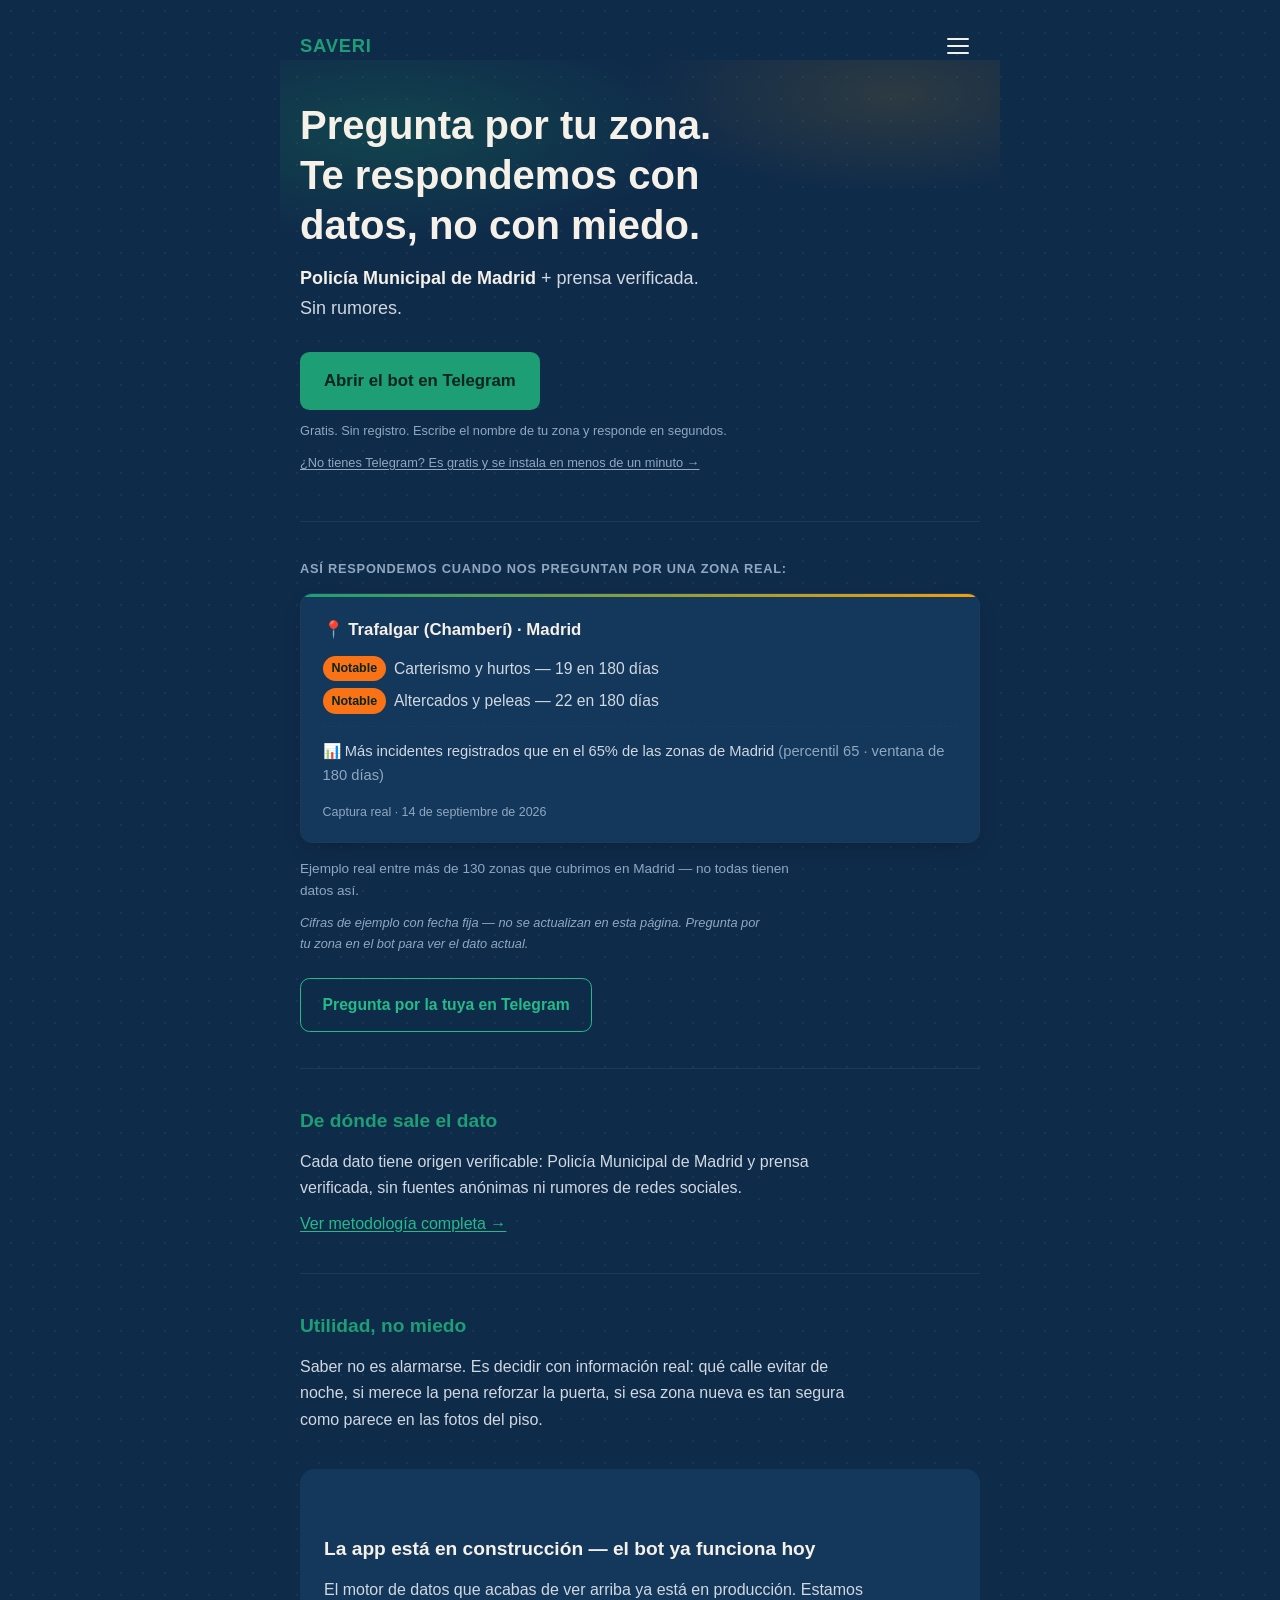
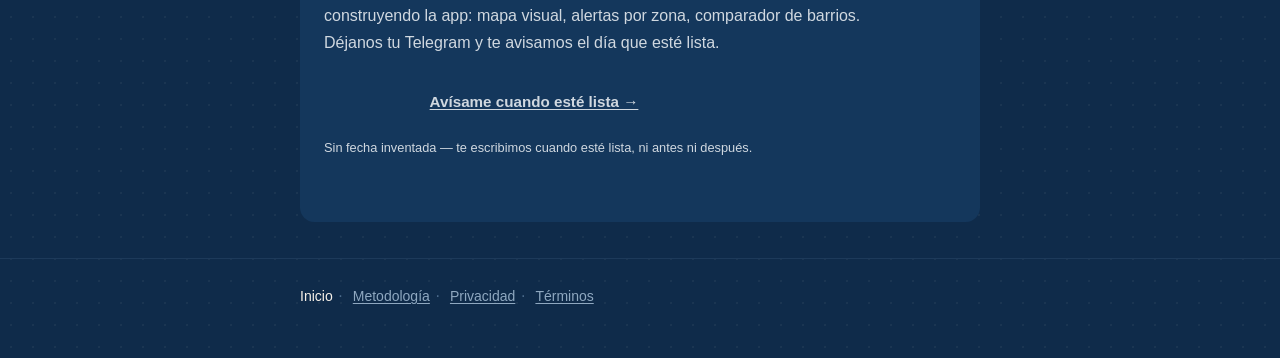
<file: index.html>
<!DOCTYPE html>
<html lang="es">
<head>
  <meta charset="UTF-8">
  <meta name="viewport" content="width=device-width, initial-scale=1.0">
  <title>SAVERI · Seguridad ciudadana con datos reales</title>
  <meta name="description" content="Pregunta por tu zona en Madrid y recibe una respuesta con datos de la Policía Municipal y prensa verificada. Sin rumores, sin miedo.">
  <link rel="canonical" href="https://saveri.io/">
  <link rel="icon" type="image/png" href="/favicon-32.png" sizes="32x32">
  <link rel="icon" type="image/png" href="/favicon.png" sizes="512x512">
  <link rel="apple-touch-icon" href="/apple-touch-icon.png">
  <meta property="og:type" content="website">
  <meta property="og:url" content="https://saveri.io/">
  <meta property="og:title" content="SAVERI · Seguridad ciudadana con datos reales">
  <meta property="og:description" content="Pregunta por tu zona en Madrid y recibe una respuesta con datos de la Policía Municipal y prensa verificada. Sin rumores, sin miedo.">
  <meta property="og:image" content="https://saveri.io/favicon.png">
  <meta property="og:locale" content="es_ES">
  <meta name="twitter:card" content="summary">
  <meta name="twitter:title" content="SAVERI · Seguridad ciudadana con datos reales">
  <meta name="twitter:description" content="Pregunta por tu zona en Madrid y recibe una respuesta con datos de la Policía Municipal y prensa verificada. Sin rumores, sin miedo.">
  <meta name="twitter:image" content="https://saveri.io/favicon.png">
  <script type="application/ld+json">
  {
    "@context": "https://schema.org",
    "@type": "Organization",
    "name": "SAVERI",
    "url": "https://saveri.io/",
    "logo": "https://saveri.io/favicon.png",
    "description": "Plataforma de seguridad ciudadana que agrega y georreferencia incidentes de fuentes públicas y ciudadanas en Madrid."
  }
  </script>
  <link rel="stylesheet" href="/assets/nav.css">
  <style>
    *, *::before, *::after { box-sizing: border-box; margin: 0; padding: 0; }

    :root {
      --navy: #0F2B4A;
      --navy-surface: #14375C;
      --navy-line: #1D3A5A;
      --cream: #F5F0E8;
      --cream-dim: #D0D8E0;
      --cream-faint: #8FA8C0;
      --teal: #1D9E75;
      --teal-hover: #24BB89;
      --amber: #F59E0B;
      --btn-ink: #06251C;
      --zone-safe: #22C55E;
      --zone-elevated: #F97316;
      --zone-high: #991B1B;
    }

    html { scroll-behavior: smooth; }

    body {
      background: var(--navy);
      color: var(--cream);
      font-family: -apple-system, BlinkMacSystemFont, "Segoe UI", Roboto, Arial, sans-serif;
      font-size: 16px;
      line-height: 1.65;
    }

    /* Textura de fondo global: rejilla de puntos, referencia sutil a un mapa
       (líneas de una cuadrícula cartográfica), no a un mapa literal — evita
       el coste de un asset real y el riesgo de que una geometría de Madrid
       de verdad se lea como "esta calle está marcada como peligrosa".
       3% de opacidad: perceptible al mirar, invisible como "decoración" —
       nunca compite con el contraste de texto (queda detrás de --navy). */
    body {
      background-image: radial-gradient(rgba(245, 240, 232, .05) 1px, transparent 1px);
      background-size: 22px 22px;
    }

    /* Manchas de color en el hero, en los mismos tokens de zona que ya usan
       los badges reales de abajo — primer uso del "13-18% de opacidad sobre
       mapa base" (regla ya fijada en el sistema de diseño) fuera del propio
       mapa de producto. Deliberadamente SOLO verde/ámbar (zone-safe/teal +
       amber) — se excluye zone-high (rojo) de cualquier uso decorativo: el
       titular dice "datos, no miedo", así que ningún elemento ambiental
       puede sugerir peligro sin que lo respalde un dato real. */
    .hero {
      position: relative;
      isolation: isolate;
    }
    .hero::before {
      content: "";
      position: absolute;
      inset: -2rem -1.25rem auto -1.25rem;
      height: 22rem;
      z-index: -1;
      background:
        radial-gradient(ellipse 60% 45% at 15% 20%, rgba(34, 197, 94, .16), transparent 70%),
        radial-gradient(ellipse 50% 40% at 85% 10%, rgba(245, 158, 11, .13), transparent 70%);
      pointer-events: none;
    }
    @media (prefers-reduced-motion: no-preference) {
      .hero::before { transition: opacity .3s ease; }
    }

    @media (prefers-reduced-motion: reduce) {
      html { scroll-behavior: auto; }
    }

    /* Contraste WCAG 2.1 SC 1.4.3: --teal como texto sobre navy da 4.23:1
       (falla AA 4.5:1 en texto normal) — --teal-hover sube a 5.83:1. --teal
       se reserva para rellenos y titulares grandes/negrita (h2, ya pasa por
       el umbral de "texto grande" 3:1). Subrayado explícito: el color solo
       no puede ser la única pista de que es un enlace (SC 1.4.1). */
    a { color: var(--teal-hover); text-decoration: underline; text-underline-offset: 2px; }
    a:focus-visible { outline: 2px solid var(--teal-hover); outline-offset: 2px; }

    .wrap {
      max-width: 720px;
      margin: 0 auto;
      padding: 0 1.25rem;
    }

    header.site {
      padding: 1.5rem 0;
    }
    .logo {
      color: var(--teal);
      font-weight: 700;
      font-size: 1.15rem;
      letter-spacing: .04em;
      text-decoration: none;
    }
    .logo:focus-visible { outline: 3px solid var(--cream); outline-offset: 3px; }

    /* ── Hero ─────────────────────────────────────────────── */
    .hero {
      /* Padding inferior reducido en móvil a propósito: deja que el fondo
         --navy-surface de la siguiente tarjeta (prueba de dato real) asome
         en el primer fold como señal de que hay más contenido debajo — sin
         añadir ningún elemento nuevo ni JS (cierre perceptivo Gestalt). */
      padding: 2.5rem 0 1.5rem;
    }
    .hero h1 {
      font-size: 2rem;
      line-height: 1.25;
      font-weight: 800;
      text-wrap: balance;
      max-width: 18ch;
    }
    .hero .sub {
      margin-top: .9rem;
      color: var(--cream-dim);
      font-size: 1.125rem;
      max-width: 42ch;
    }
    .hero .sub strong { color: var(--cream); font-weight: 600; }

    .cta-block { margin-top: 1.75rem; }

    .btn {
      display: inline-flex;
      align-items: center;
      justify-content: center;
      gap: .5rem;
      background: var(--teal);
      color: var(--btn-ink);
      font-weight: 700;
      font-size: 1.05rem;
      text-decoration: none;
      padding: .95rem 1.5rem;
      border-radius: .6rem;
      width: 100%;
      max-width: 420px;
      min-height: 48px;
      transition: background .15s ease;
    }
    .btn:hover, .btn:focus-visible { background: var(--teal-hover); }
    .btn:focus-visible { outline: 3px solid var(--cream); outline-offset: 2px; }

    .micro {
      margin-top: .65rem;
      font-size: .8rem;
      color: var(--cream-faint);
    }
    .micro a { color: var(--cream-faint); text-decoration: underline; }

    /* ── Proof block ──────────────────────────────────────── */
    section { padding: 2.25rem 0; border-top: 1px solid var(--navy-line); }

    .kicker {
      font-size: .8rem;
      font-weight: 700;
      text-transform: uppercase;
      letter-spacing: .06em;
      color: var(--cream-faint);
      margin-bottom: .9rem;
    }

    /* Antes: tarjeta plana de un solo color, indistinguible del resto de
       superficies navy de la página. La franja superior en degradado teal→
       ámbar usa exactamente los 2 tokens de zona permitidos en decoración
       (ver nota del hero) y funciona como "sello" visual de que esto es un
       dato real capturado, no una ilustración — refuerzo, no adorno. */
    .proof-card {
      position: relative;
      background: var(--navy-surface);
      border: 1px solid var(--navy-line);
      border-radius: .75rem;
      padding: 1.35rem 1.35rem 1.25rem;
      box-shadow: 0 8px 24px -12px rgba(0, 0, 0, .45);
      overflow: hidden;
    }
    .proof-card::before {
      content: "";
      position: absolute;
      top: 0; left: 0; right: 0;
      height: 3px;
      background: linear-gradient(90deg, var(--teal), var(--amber));
    }
    .proof-zone {
      font-weight: 700;
      font-size: 1.05rem;
      margin-bottom: .75rem;
    }
    .proof-row {
      display: flex;
      align-items: center;
      gap: .5rem;
      font-size: .98rem;
      color: var(--cream-dim);
      margin-bottom: .4rem;
      font-variant-numeric: tabular-nums;
    }
    .proof-badge { flex-shrink: 0; }
    .proof-pct {
      margin-top: .75rem;
      padding-top: .75rem;
      border-top: 1px dashed var(--navy-line);
      font-size: .92rem;
      color: var(--cream-dim);
    }
    .proof-stamp {
      margin-top: .9rem;
      font-size: .78rem;
      color: var(--cream-faint);
    }

    .calibration-note {
      margin-top: .9rem;
      font-size: .85rem;
      color: var(--cream-faint);
    }

    .disclaimer {
      margin-top: .6rem;
      font-size: .8rem;
      color: var(--cream-faint);
      font-style: italic;
    }

    .cta-repeat { margin-top: 1.5rem; }
    .btn-outline {
      display: inline-flex;
      align-items: center;
      justify-content: center;
      gap: .5rem;
      background: transparent;
      border: 1.5px solid var(--teal-hover);
      color: var(--teal-hover);
      font-weight: 700;
      font-size: .98rem;
      text-decoration: none;
      padding: .8rem 1.35rem;
      border-radius: .6rem;
      width: 100%;
      max-width: 420px;
      min-height: 48px;
      transition: background .15s ease, color .15s ease;
    }
    .btn-outline:hover, .btn-outline:focus-visible { background: var(--teal); color: var(--btn-ink); }
    .btn-outline:focus-visible { outline: 3px solid var(--cream); outline-offset: 2px; }

    /* Tercer nivel de jerarquía, por debajo del outline — para la waitlist
       de la app (valor diferido) frente a usar el bot ya (valor inmediato,
       hero). Tono más apagado por color (cream-dim, ya AA 9.95:1), nunca
       bajando el contraste real para "restar énfasis". */
    .btn-tertiary {
      display: inline-flex;
      align-items: center;
      justify-content: center;
      gap: .5rem;
      background: transparent;
      border: none;
      color: var(--cream-dim);
      font-weight: 700;
      font-size: .95rem;
      text-decoration: underline;
      text-underline-offset: 2px;
      padding: .8rem 1rem;
      border-radius: .6rem;
      width: 100%;
      max-width: 420px;
      min-height: 48px;
      transition: color .15s ease, background .15s ease;
    }
    .btn-tertiary:hover, .btn-tertiary:focus-visible { color: var(--cream); background: var(--navy-line); }
    .btn-tertiary:focus-visible { outline: 3px solid var(--cream); outline-offset: 2px; }

    /* ── Source / utility ─────────────────────────────────── */
    h2 {
      font-size: 1.2rem;
      font-weight: 700;
      color: var(--teal);
      margin-bottom: .75rem;
    }
    section p { color: var(--cream-dim); max-width: 65ch; }
    section p + p { margin-top: .6rem; }

    /* Chips de severidad — mismos 3 niveles reales que usa el bot
       (nivelEmoji() en src/bot/tiers.js: bajo/notable/alto), nunca emoji de
       color: el mismo emoji cambia de aspecto y hasta de significado
       percibido entre plataformas (Miller et al., ICWSM 2016), y junto a
       una cifra de delito puede leerse como sensacionalista — lo opuesto al
       posicionamiento "rigurosa, no alarmista". El color viene siempre del
       dato real (clase = nivel real), nunca de una elección manual. */
    .badge {
      display: inline-flex;
      align-items: center;
      padding: .15rem .55rem;
      border-radius: 999px;
      font-size: .78rem;
      font-weight: 700;
    }
    .badge--bajo    { background: var(--zone-safe);     color: var(--btn-ink); }
    .badge--notable { background: var(--zone-elevated); color: var(--btn-ink); }
    .badge--alto    { background: var(--zone-high);     color: var(--cream); }

    /* ── Waitlist ─────────────────────────────────────────── */
    .waitlist {
      background: var(--navy-surface);
      border-top: none;
      border-radius: .9rem;
      margin: 0 0 2.25rem;
    }
    .waitlist .wrap-inner { padding: 1.75rem 1.5rem; }
    .waitlist h2 { color: var(--cream); }
    .waitlist p { color: var(--cream-dim); }
    .waitlist .cta-block { margin-top: 1.25rem; }

    /* ── Footer ───────────────────────────────────────────── */
    footer.site {
      border-top: 1px solid var(--navy-line);
      padding: 1.5rem 0 2.5rem;
    }

    @media (min-width: 640px) {
      .hero { padding-bottom: 3rem; }
      .hero h1 { font-size: 2.5rem; max-width: 20ch; }
      .btn, .btn-outline { width: auto; }
    }
  </style>
</head>
<body>

  <header class="site">
    <div class="wrap">
      <div class="site-header">
        <a href="/" class="logo">SAVERI</a>
        <div class="site-nav">
          <button type="button" id="nav-toggle" class="nav-toggle"
                  aria-expanded="true" aria-controls="nav-panel" aria-label="Menú">
            <span class="nav-toggle-icon" aria-hidden="true"></span>
          </button>
          <nav id="nav-panel" class="nav-panel" aria-label="Menú principal">
            <ul>
              <li><a href="/" aria-current="page">Inicio</a></li>
              <li><a href="/metodologia.html">Metodología</a></li>
              <li><a href="/privacidad.html">Privacidad</a></li>
              <li><a href="/terminos.html">Términos</a></li>
            </ul>
          </nav>
        </div>
      </div>
    </div>
  </header>

  <div class="wrap">

    <section class="hero" style="border-top: none; padding-top: .5rem;">
      <h1>Pregunta por tu zona. Te respondemos con datos, no con miedo.</h1>
      <p class="sub"><strong>Policía Municipal de Madrid</strong> + prensa verificada. Sin rumores.</p>
      <div class="cta-block">
        <a class="btn" href="https://t.me/SAVERIOFICIAL_BOT?start=web_hero" target="_blank" rel="noopener">Abrir el bot en Telegram</a>
        <p class="micro">Gratis. Sin registro. Escribe el nombre de tu zona y responde en segundos.</p>
        <p class="micro"><a href="https://telegram.org/apps" target="_blank" rel="noopener">¿No tienes Telegram? Es gratis y se instala en menos de un minuto →</a></p>
      </div>
    </section>

    <section id="prueba">
      <div class="kicker">Así respondemos cuando nos preguntan por una zona real:</div>
      <div class="proof-card">
        <div class="proof-zone">📍 Trafalgar (Chamberí) · Madrid</div>
        <div class="proof-row"><span class="badge badge--notable">Notable</span> Carterismo y hurtos — 19 en 180 días</div>
        <div class="proof-row"><span class="badge badge--notable">Notable</span> Altercados y peleas — 22 en 180 días</div>
        <div class="proof-pct">📊 Más incidentes registrados que en el 65% de las zonas de Madrid <span style="color: var(--cream-faint);">(percentil 65 · ventana de 180 días)</span></div>
        <div class="proof-stamp">Captura real · 14 de septiembre de 2026</div>
      </div>
      <p class="calibration-note">Ejemplo real entre más de 130 zonas que cubrimos en Madrid — no todas tienen datos así.</p>
      <p class="disclaimer">Cifras de ejemplo con fecha fija — no se actualizan en esta página. Pregunta por tu zona en el bot para ver el dato actual.</p>
      <div class="cta-repeat">
        <a class="btn-outline" href="https://t.me/SAVERIOFICIAL_BOT?start=web_proof" target="_blank" rel="noopener">Pregunta por la tuya en Telegram</a>
      </div>
    </section>

    <section id="fuente">
      <h2>De dónde sale el dato</h2>
      <p>Cada dato tiene origen verificable: Policía Municipal de Madrid y prensa verificada, sin fuentes anónimas ni rumores de redes sociales.</p>
      <p><a href="/metodologia.html">Ver metodología completa →</a></p>
    </section>

    <section id="utilidad">
      <h2>Utilidad, no miedo</h2>
      <p>Saber no es alarmarse. Es decidir con información real: qué calle evitar de noche, si merece la pena reforzar la puerta, si esa zona nueva es tan segura como parece en las fotos del piso.</p>
    </section>

  </div>

  <div class="wrap">
    <section class="waitlist">
      <div class="wrap-inner">
        <h2>La app está en construcción — el bot ya funciona hoy</h2>
        <p>El motor de datos que acabas de ver arriba ya está en producción. Estamos construyendo la app: mapa visual, alertas por zona, comparador de barrios. Déjanos tu Telegram y te avisamos el día que esté lista.</p>
        <div class="cta-block">
          <a class="btn-tertiary" href="https://t.me/SAVERIOFICIAL_BOT?start=web_waitlist" target="_blank" rel="noopener">Avísame cuando esté lista →</a>
          <p class="micro">Sin fecha inventada — te escribimos cuando esté lista, ni antes ni después.</p>
        </div>
      </div>
    </section>
  </div>

  <footer class="site">
    <div class="wrap">
      <nav class="footer-nav" aria-label="Enlaces del pie">
        <a href="/" aria-current="page">Inicio</a><span class="sep">·</span>
        <a href="/metodologia.html">Metodología</a><span class="sep">·</span>
        <a href="/privacidad.html">Privacidad</a><span class="sep">·</span>
        <a href="/terminos.html">Términos</a>
      </nav>
    </div>
  </footer>
  <script src="/assets/nav.js"></script>

</body>
</html>
</file>
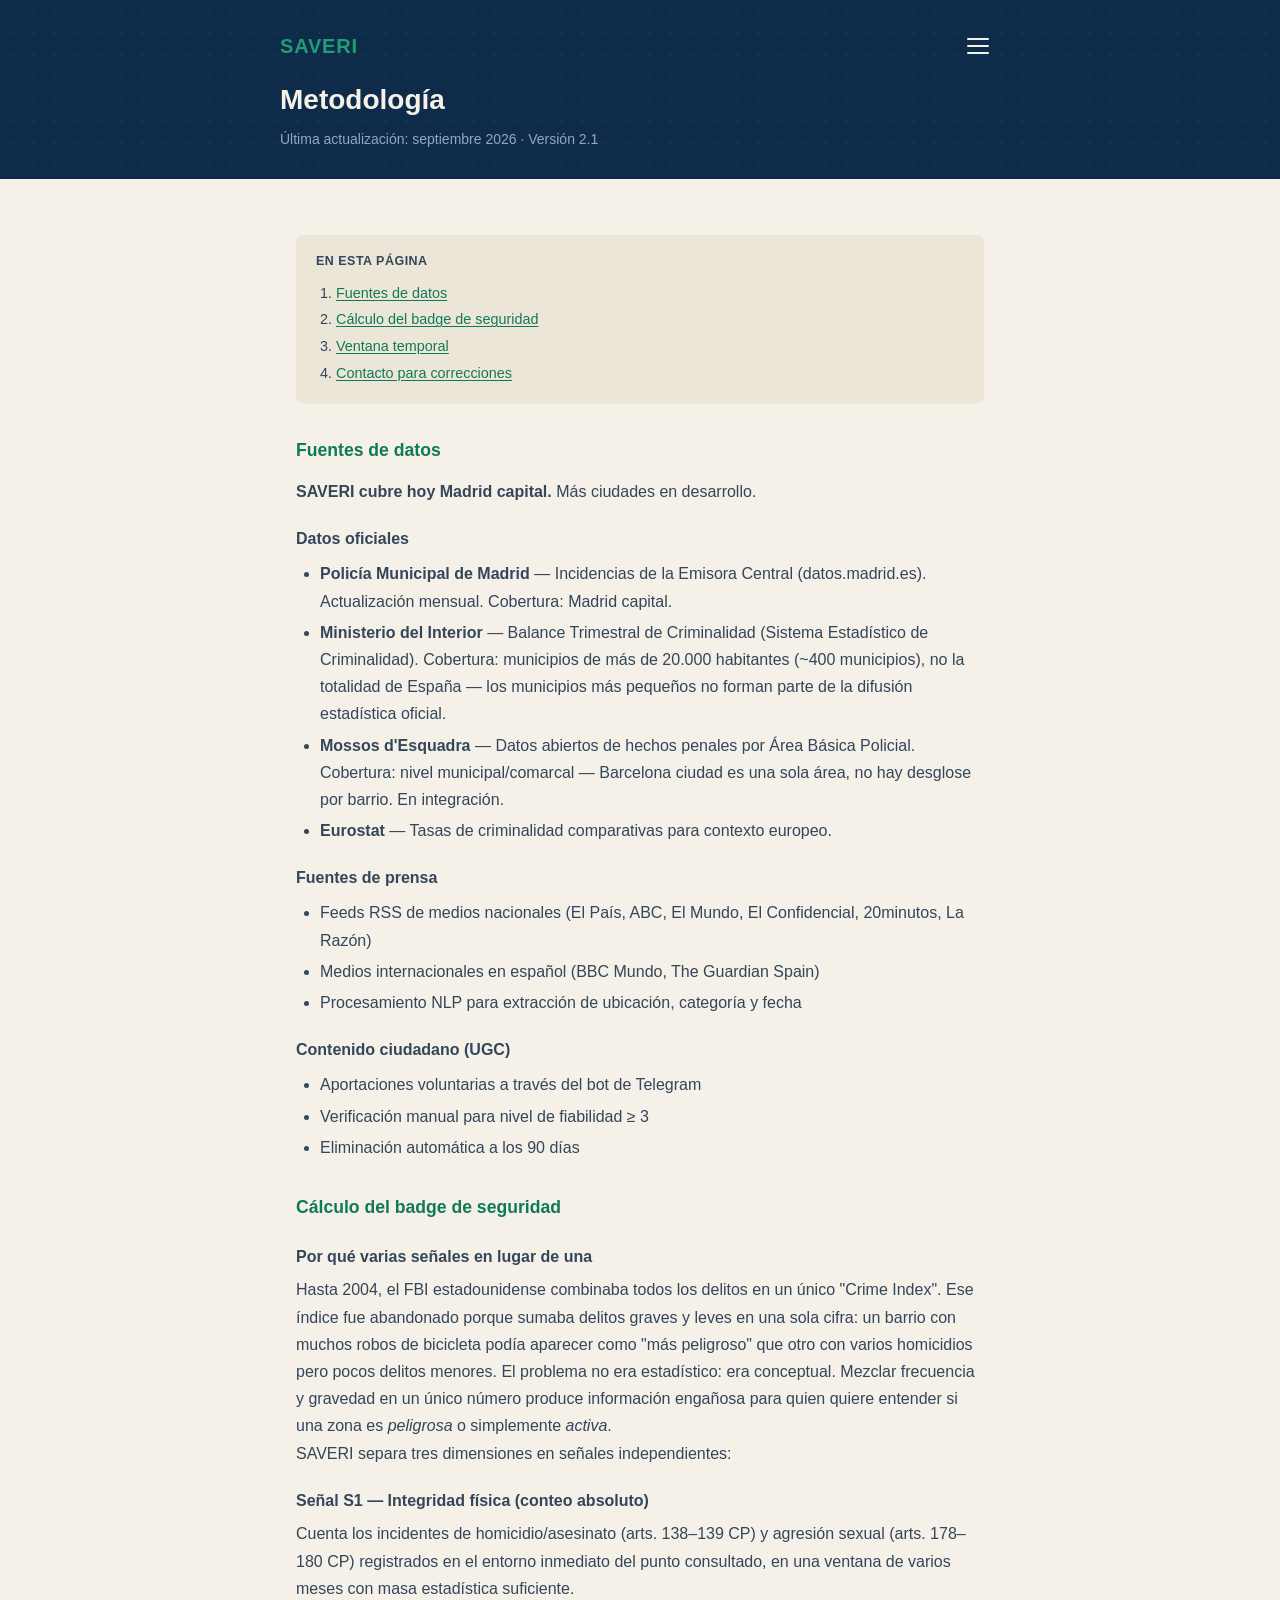
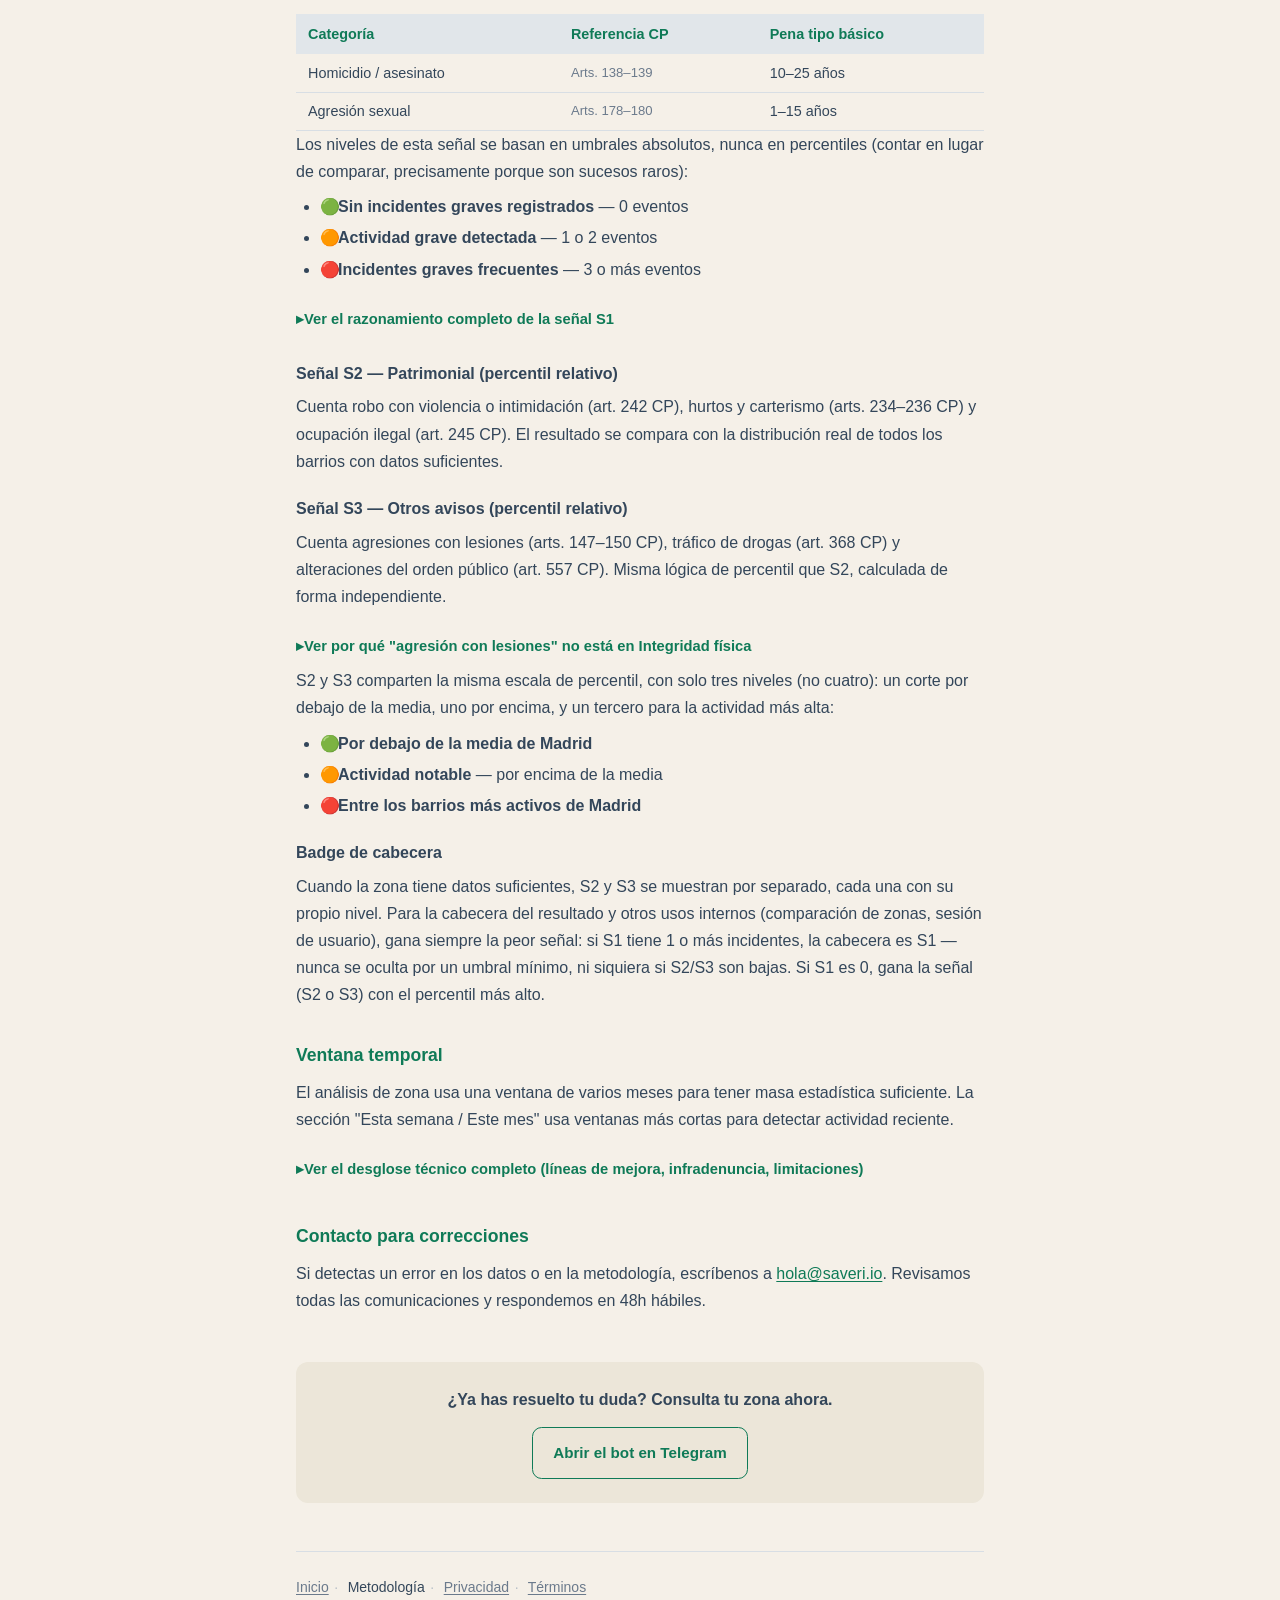
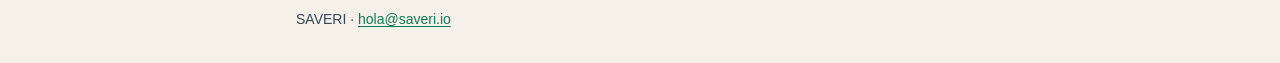
<file: metodologia.html>
<!DOCTYPE html>
<html lang="es">
<head>
  <meta charset="UTF-8">
  <meta name="viewport" content="width=device-width, initial-scale=1.0">
  <title>Metodología · SAVERI</title>
  <meta name="description" content="Cómo calcula SAVERI el nivel de seguridad de una zona: fuentes de datos oficiales, señales de integridad física y patrimonial, y limitaciones explícitas.">
  <link rel="canonical" href="https://saveri.io/metodologia.html">
  <link rel="icon" type="image/png" href="/favicon-32.png" sizes="32x32">
  <link rel="icon" type="image/png" href="/favicon.png" sizes="512x512">
  <link rel="apple-touch-icon" href="/apple-touch-icon.png">
  <meta property="og:type" content="article">
  <meta property="og:url" content="https://saveri.io/metodologia.html">
  <meta property="og:title" content="Metodología · SAVERI">
  <meta property="og:description" content="Cómo calcula SAVERI el nivel de seguridad de una zona: fuentes de datos oficiales, señales de integridad física y patrimonial, y limitaciones explícitas.">
  <meta property="og:image" content="https://saveri.io/favicon.png">
  <meta property="og:locale" content="es_ES">
  <meta name="twitter:card" content="summary">
  <meta name="twitter:title" content="Metodología · SAVERI">
  <meta name="twitter:description" content="Cómo calcula SAVERI el nivel de seguridad de una zona: fuentes de datos oficiales, señales de integridad física y patrimonial, y limitaciones explícitas.">
  <meta name="twitter:image" content="https://saveri.io/favicon.png">
  <link rel="stylesheet" href="/assets/nav.css">
  <style>
    *, *::before, *::after { box-sizing: border-box; margin: 0; padding: 0; }

    /* Sistema de diseño 2026-09-23 (creative-studio-lead + behavioral-product-lead):
       polaridad de fondo por tipo de tarea de lectura, no por gusto. El navy se
       queda en el header (banda idéntica en las 4 páginas — ancla de reconocimiento
       de marca) y en la portada (contenido corto, escaneado, sin fatiga de lectura).
       Estas 3 páginas de lectura densa pasan a fondo crema: hay evidencia real
       (Legge, Rubin & Luebker 1987; Piepenbrock et al. 2013, Ergonomics) de que el
       texto oscuro sobre fondo claro rinde mejor en lectura sostenida y reduce
       halación en usuarios con astigmatismo (~30% de adultos). No es "porque sí". */
    body {
      background: #F5F0E8;
      color: #0F2B4A;
      font-family: -apple-system, BlinkMacSystemFont, "Segoe UI", Roboto, Arial, sans-serif;
      font-size: 16px;
      line-height: 1.7;
    }
    header {
      background-color: #0F2B4A;
      background-image: radial-gradient(rgba(245, 240, 232, .05) 1px, transparent 1px);
      background-size: 22px 22px;
      padding: 1.5rem 1rem 1.75rem;
    }
    .header-inner { max-width: 720px; margin: 0 auto; }
    .page-content { max-width: 720px; margin: 0 auto; padding: 2rem 1rem; }
    .logo { color: #1D9E75; font-weight: 700; font-size: 1.25rem; letter-spacing: .04em; text-decoration: none; }
    .logo:focus-visible { outline: 2px solid #1D9E75; outline-offset: 3px; }
    h1 { font-size: 1.75rem; font-weight: 700; margin-top: .5rem; color: #F5F0E8; }
    .updated { color: #8FA8C0; font-size: .875rem; margin-top: .25rem; }
    h2 { font-size: 1.1rem; font-weight: 700; color: #0F7A57; margin: 2rem 0 .5rem; }
    h3 { font-size: 1rem; font-weight: 600; color: #33465A; margin: 1.25rem 0 .4rem; }
    p, li { color: #33465A; }
    ul, ol { padding-left: 1.5rem; margin-top: .5rem; }
    li { margin-bottom: .25rem; }
    table { width: 100%; border-collapse: collapse; margin-top: .75rem; font-size: .9rem; }
    th { background: #E1E6EA; color: #0F7A57; text-align: left; padding: .5rem .75rem; }
    td { padding: .4rem .75rem; border-bottom: 1px solid #D8DEE4; color: #33465A; }
    td.ref { color: #6B7A8C; font-size: .82rem; white-space: nowrap; }
    .badge { display: inline-block; width: .85rem; text-align: center; }
    .nota-honestidad {
      background: #ECE6D9;
      border-left: 3px solid #0F7A57;
      padding: .75rem 1rem;
      margin-top: 1rem;
      font-size: .9rem;
      color: #33465A;
    }
    .mejora-pendiente {
      background: #ECE6D9;
      border-left: 3px solid #7C8A9A;
      padding: .75rem 1rem;
      margin-top: .75rem;
      font-size: .9rem;
      color: #4A5A70;
    }
    .mejora-pendiente strong { color: #33465A; }
    a { color: #0F7A57; text-decoration: underline; text-underline-offset: 2px; }
    a:focus-visible { outline: 2px solid #0F7A57; outline-offset: 2px; }
    .cobertura-actual { color: #33465A; margin-top: .75rem; }
    details { margin-top: 1rem; }
    details > summary {
      cursor: pointer;
      color: #0F7A57;
      font-weight: 600;
      font-size: .92rem;
      padding: .5rem 0;
      list-style: none;
    }
    details > summary::-webkit-details-marker { display: none; }
    details > summary::before { content: "▸ "; display: inline-block; transition: transform .15s; }
    details[open] > summary::before { transform: rotate(90deg); }
    details > summary:focus-visible { outline: 2px solid #0F7A57; outline-offset: 2px; }
    details > .details-body { padding-top: .5rem; }

    /* Índice de contenido — behavioral-product-lead: reduce el coste de encontrar
       una respuesta concreta en una página larga, independiente de cualquier CTA. */
    .toc {
      background: #ECE6D9;
      border-radius: .5rem;
      padding: 1rem 1.25rem;
      margin: 1.5rem 0 2rem;
      font-size: .9rem;
    }
    .toc-title { font-weight: 700; color: #33465A; margin-bottom: .5rem; font-size: .78rem; text-transform: uppercase; letter-spacing: .04em; }
    .toc ol { padding-left: 1.25rem; margin-top: 0; }
    .toc li { margin-bottom: .15rem; }

    /* CTA de retorno de bajo énfasis — behavioral-product-lead: recaptura al
       visitante justo cuando su duda de confianza ya está resuelta, mismo nivel
       de énfasis que el CTA terciario de waitlist de la portada. Nunca un CTA
       primario aquí: sería tono-sordo con una página que existe para dar
       transparencia, no para vender. */
    .return-cta {
      margin-top: 3rem;
      padding: 1.5rem;
      background: #ECE6D9;
      border-radius: .75rem;
      text-align: center;
    }
    .return-cta p { color: #33465A; font-weight: 600; margin-bottom: .85rem; }
    .btn-return {
      display: inline-flex;
      align-items: center;
      justify-content: center;
      gap: .5rem;
      background: transparent;
      border: 1.5px solid #0F7A57;
      color: #0F7A57;
      font-weight: 700;
      font-size: .95rem;
      text-decoration: none;
      padding: .75rem 1.25rem;
      border-radius: .6rem;
      transition: background .15s ease, color .15s ease;
    }
    .btn-return:hover, .btn-return:focus-visible { background: #0F7A57; color: #F5F0E8; }
    .btn-return:focus-visible { outline: 2px solid #33465A; outline-offset: 2px; }

    footer { margin-top: 3rem; color: #6B7A8C; font-size: .875rem; border-top: 1px solid #D8DEE4; padding-top: 1.5rem; }
    .footer-nav a { color: #6B7A8C; }
    .footer-nav a:hover, .footer-nav a:focus-visible { color: #0F7A57; }
    .footer-nav a[aria-current="page"] { color: #33465A; }
    .footer-nav .sep { color: #B8C0C8; }
  </style>
</head>
<body>
  <header>
    <div class="header-inner">
      <div class="site-header">
        <a href="/" class="logo">SAVERI</a>
        <div class="site-nav">
          <button type="button" id="nav-toggle" class="nav-toggle"
                  aria-expanded="true" aria-controls="nav-panel" aria-label="Menú">
            <span class="nav-toggle-icon" aria-hidden="true"></span>
          </button>
          <nav id="nav-panel" class="nav-panel" aria-label="Menú principal">
            <ul>
              <li><a href="/">Inicio</a></li>
              <li><a href="/metodologia.html" aria-current="page">Metodología</a></li>
              <li><a href="/privacidad.html">Privacidad</a></li>
              <li><a href="/terminos.html">Términos</a></li>
            </ul>
          </nav>
        </div>
      </div>
      <h1>Metodología</h1>
      <div class="updated">Última actualización: septiembre 2026 · Versión 2.1</div>
    </div>
  </header>

  <div class="page-content">

  <nav class="toc" aria-label="Contenido de esta página">
    <div class="toc-title">En esta página</div>
    <ol>
      <li><a href="#fuentes">Fuentes de datos</a></li>
      <li><a href="#calculo">Cálculo del badge de seguridad</a></li>
      <li><a href="#ventana">Ventana temporal</a></li>
      <li><a href="#contacto">Contacto para correcciones</a></li>
    </ol>
  </nav>

  <h2 id="fuentes">Fuentes de datos</h2>

  <p class="cobertura-actual"><strong>SAVERI cubre hoy Madrid capital.</strong> Más ciudades en desarrollo.</p>

  <h3>Datos oficiales</h3>
  <ul>
    <li><strong>Policía Municipal de Madrid</strong> — Incidencias de la Emisora Central (datos.madrid.es). Actualización mensual. Cobertura: Madrid capital.</li>
    <li><strong>Ministerio del Interior</strong> — Balance Trimestral de Criminalidad (Sistema Estadístico de Criminalidad). Cobertura: municipios de más de 20.000 habitantes (~400 municipios), no la totalidad de España — los municipios más pequeños no forman parte de la difusión estadística oficial.</li>
    <li><strong>Mossos d'Esquadra</strong> — Datos abiertos de hechos penales por Área Básica Policial. Cobertura: nivel municipal/comarcal — Barcelona ciudad es una sola área, no hay desglose por barrio. En integración.</li>
    <li><strong>Eurostat</strong> — Tasas de criminalidad comparativas para contexto europeo.</li>
  </ul>

  <h3>Fuentes de prensa</h3>
  <ul>
    <li>Feeds RSS de medios nacionales (El País, ABC, El Mundo, El Confidencial, 20minutos, La Razón)</li>
    <li>Medios internacionales en español (BBC Mundo, The Guardian Spain)</li>
    <li>Procesamiento NLP para extracción de ubicación, categoría y fecha</li>
  </ul>

  <h3>Contenido ciudadano (UGC)</h3>
  <ul>
    <li>Aportaciones voluntarias a través del bot de Telegram</li>
    <li>Verificación manual para nivel de fiabilidad ≥ 3</li>
    <li>Eliminación automática a los 90 días</li>
  </ul>

  <h2 id="calculo">Cálculo del badge de seguridad</h2>

  <h3>Por qué varias señales en lugar de una</h3>
  <p>Hasta 2004, el FBI estadounidense combinaba todos los delitos en un único "Crime Index". Ese índice fue abandonado porque sumaba delitos graves y leves en una sola cifra: un barrio con muchos robos de bicicleta podía aparecer como "más peligroso" que otro con varios homicidios pero pocos delitos menores. El problema no era estadístico: era conceptual. Mezclar frecuencia y gravedad en un único número produce información engañosa para quien quiere entender si una zona es <em>peligrosa</em> o simplemente <em>activa</em>.</p>

  <p>SAVERI separa tres dimensiones en señales independientes:</p>

  <h3>Señal S1 — Integridad física (conteo absoluto)</h3>
  <p>Cuenta los incidentes de homicidio/asesinato (arts. 138–139 CP) y agresión sexual (arts. 178–180 CP) registrados en el entorno inmediato del punto consultado, en una ventana de varios meses con masa estadística suficiente.</p>

  <table>
    <thead>
      <tr><th>Categoría</th><th>Referencia CP</th><th>Pena tipo básico</th></tr>
    </thead>
    <tbody>
      <tr><td>Homicidio / asesinato</td><td class="ref">Arts. 138–139</td><td>10–25 años</td></tr>
      <tr><td>Agresión sexual</td><td class="ref">Arts. 178–180</td><td>1–15 años</td></tr>
    </tbody>
  </table>

  <p>Los niveles de esta señal se basan en umbrales absolutos, nunca en percentiles (contar en lugar de comparar, precisamente porque son sucesos raros):</p>
  <ul>
    <li><span class="badge">🟢</span> <strong>Sin incidentes graves registrados</strong> — 0 eventos</li>
    <li><span class="badge">🟠</span> <strong>Actividad grave detectada</strong> — 1 o 2 eventos</li>
    <li><span class="badge">🔴</span> <strong>Incidentes graves frecuentes</strong> — 3 o más eventos</li>
  </ul>

  <details>
    <summary>Ver el razonamiento completo de la señal S1</summary>
    <div class="details-body">
      <div class="nota-honestidad">
        <strong>Por qué estas dos categorías, y solo estas:</strong> son las que el Código Penal español tipifica con pena privativa de libertad más grave en su tipo básico, y las que los estudios de victimización sitúan consistentemente en la cima de la percepción de inseguridad ciudadana. El criterio es el Código Penal, no una encuesta: es público, estable y verificable por cualquier persona. Esta es la única señal que nunca se oculta por umbral mínimo de datos: un solo homicidio real siempre se muestra.
      </div>
      <div class="mejora-pendiente">
        <strong>Nota de honestidad sobre el umbral ≥ 3.</strong><br>
        El corte en 3 eventos se basa en la distribución real de los barrios de Madrid con datos suficientes: el 68% tiene 0 incidentes de esta señal, y menos del 1% llega a 3 o más. Es un corte empíricamente razonable, pero no procede de ningún estándar externo ni de investigación criminológica. Si en el futuro existiera una fuente que establezca un umbral validado externamente, se adoptaría ese criterio.
      </div>
    </div>
  </details>

  <h3>Señal S2 — Patrimonial (percentil relativo)</h3>
  <p>Cuenta robo con violencia o intimidación (art. 242 CP), hurtos y carterismo (arts. 234–236 CP) y ocupación ilegal (art. 245 CP). El resultado se compara con la distribución real de todos los barrios con datos suficientes.</p>

  <h3>Señal S3 — Otros avisos (percentil relativo)</h3>
  <p>Cuenta agresiones con lesiones (arts. 147–150 CP), tráfico de drogas (art. 368 CP) y alteraciones del orden público (art. 557 CP). Misma lógica de percentil que S2, calculada de forma independiente.</p>

  <details>
    <summary>Ver por qué "agresión con lesiones" no está en Integridad física</summary>
    <div class="details-body nota-honestidad">
      Los datos de la Policía Municipal de Madrid no incluyen el resultado de la agresión sobre la víctima — no se puede distinguir, a nivel de dato, una pelea de bar con lesión leve de una agresión con lesiones permanentes. Clasificar esta categoría en la señal de integridad física introduciría falsos positivos sistemáticos. Cuando exista el campo <em>resultado_victima</em> (lesión temporal / permanente / muerte, según la escala de la Ley 35/1995), los casos graves pasarán a S1. Hasta entonces, se documenta como limitación explícita. Por el mismo motivo, <strong>robo con violencia</strong> se mide por percentil (S2) y no por conteo absoluto (S1): el dato de origen no distingue el grado de violencia o intimidación empleado caso por caso.
    </div>
  </details>

  <p>S2 y S3 comparten la misma escala de percentil, con solo tres niveles (no cuatro): un corte por debajo de la media, uno por encima, y un tercero para la actividad más alta:</p>
  <ul>
    <li><span class="badge">🟢</span> <strong>Por debajo de la media de Madrid</strong></li>
    <li><span class="badge">🟠</span> <strong>Actividad notable</strong> — por encima de la media</li>
    <li><span class="badge">🔴</span> <strong>Entre los barrios más activos de Madrid</strong></li>
  </ul>

  <h3>Badge de cabecera</h3>
  <p>Cuando la zona tiene datos suficientes, S2 y S3 se muestran por separado, cada una con su propio nivel. Para la cabecera del resultado y otros usos internos (comparación de zonas, sesión de usuario), gana siempre la peor señal: si S1 tiene 1 o más incidentes, la cabecera es S1 — nunca se oculta por un umbral mínimo, ni siquiera si S2/S3 son bajas. Si S1 es 0, gana la señal (S2 o S3) con el percentil más alto.</p>

  <h2 id="ventana">Ventana temporal</h2>
  <p>El análisis de zona usa una ventana de varios meses para tener masa estadística suficiente. La sección "Esta semana / Este mes" usa ventanas más cortas para detectar actividad reciente.</p>

  <details>
    <summary>Ver el desglose técnico completo (líneas de mejora, infradenuncia, limitaciones)</summary>
    <div class="details-body">
      <h3>Líneas de mejora documentadas</h3>

      <p>Dos criterios adicionales <strong>no están aplicados hoy</strong>, por falta de fuente suficientemente robusta. Se documentan aquí explícitamente, no como huecos ocultos, sino como mejoras concretas con su motivo:</p>

      <div class="mejora-pendiente">
        <strong>Percepción ciudadana de miedo por tipo de delito.</strong><br>
        Las encuestas de victimización disponibles en España (CIS, Ministerio del Interior, Barómetro de Seguridad) miden "delincuencia en general" sin desglose por categoría de delito con periodicidad y muestra suficiente para ser usadas como ponderador cuantitativo. Las fuentes académicas consultadas confirman que no existe hoy en España una encuesta estructural desglosada por tipo de delito análoga a la British Crime Survey o las encuestas ICVS con suficiente representatividad regional. Cuando exista esa fuente, el criterio de percepción entrará en la ponderación. Hasta entonces, no.
      </div>

      <div class="mejora-pendiente">
        <strong>Consecuencia sobre la víctima (lesión temporal / permanente / muerte).</strong><br>
        La Ley 35/1995 establece una escala de indemnización graduada por la consecuencia real del delito sobre la víctima, independientemente de la categoría. Aplicar ese criterio requeriría un campo estructurado de resultado en cada evento y una tasa de completitud alta en los datos. Hoy ese campo no existe en nuestro sistema: los datos de la Policía Municipal (que representan más del 99% del total actual) son conteos de incidentes por categoría sin detalle de resultado individual. La información de consecuencia está parcialmente disponible en los textos de prensa que ya procesa nuestro sistema, pero en un volumen insuficiente para ser estadísticamente significativa a nivel de zona. Esta mejora requiere un cambio en el pipeline de captura y una fuente con mejor cobertura. Queda documentada como trabajo futuro, con su alcance y motivo definidos.
      </div>

      <h3>Corrección por infradenuncia</h3>
      <p>Los delitos registrados representan solo una fracción de los delitos reales. Según el Ministerio del Interior, la tasa de infradenuncia varía entre el 30% (homicidios) y el 80% (agresiones sexuales). En la versión actual no aplicamos corrección explícita, pero esto implica que los scores son conservadores: la realidad puede ser peor que lo registrado.</p>

      <h3>Limitaciones explícitas</h3>
      <ul>
        <li>Los datos de prensa tienen sesgo hacia incidentes graves y mediáticos</li>
        <li>Las coordenadas de barrio son centroides aproximados, no la ubicación exacta del incidente</li>
        <li>La cobertura geográfica es desigual: Madrid capital tiene más datos que otros municipios</li>
        <li>Los incidentes de homicidio expresivo (riñas impulsivas) no se muestran en el mapa público</li>
        <li>Los incidentes con confianza de geolocalización &lt; 0.6 no se publican hasta revisión manual</li>
        <li>La escala penal no refleja necesariamente la percepción subjetiva de riesgo del ciudadano medio, ni la consecuencia real sobre la víctima en cada incidente concreto</li>
      </ul>
    </div>
  </details>

  <h2 id="contacto">Contacto para correcciones</h2>
  <p>Si detectas un error en los datos o en la metodología, escríbenos a <a href="mailto:hola@saveri.io">hola@saveri.io</a>. Revisamos todas las comunicaciones y respondemos en 48h hábiles.</p>

  <div class="return-cta">
    <p>¿Ya has resuelto tu duda? Consulta tu zona ahora.</p>
    <a class="btn-return" href="https://t.me/SAVERIOFICIAL_BOT?start=web_metodologia" target="_blank" rel="noopener">Abrir el bot en Telegram</a>
  </div>

  <footer>
    <nav class="footer-nav" aria-label="Enlaces del pie">
      <a href="/">Inicio</a><span class="sep">·</span>
      <a href="/metodologia.html" aria-current="page">Metodología</a><span class="sep">·</span>
      <a href="/privacidad.html">Privacidad</a><span class="sep">·</span>
      <a href="/terminos.html">Términos</a>
    </nav>
    <p>SAVERI · <a href="mailto:hola@saveri.io">hola@saveri.io</a></p>
  </footer>

  </div>
  <script src="/assets/nav.js"></script>
</body>
</html>
</file>
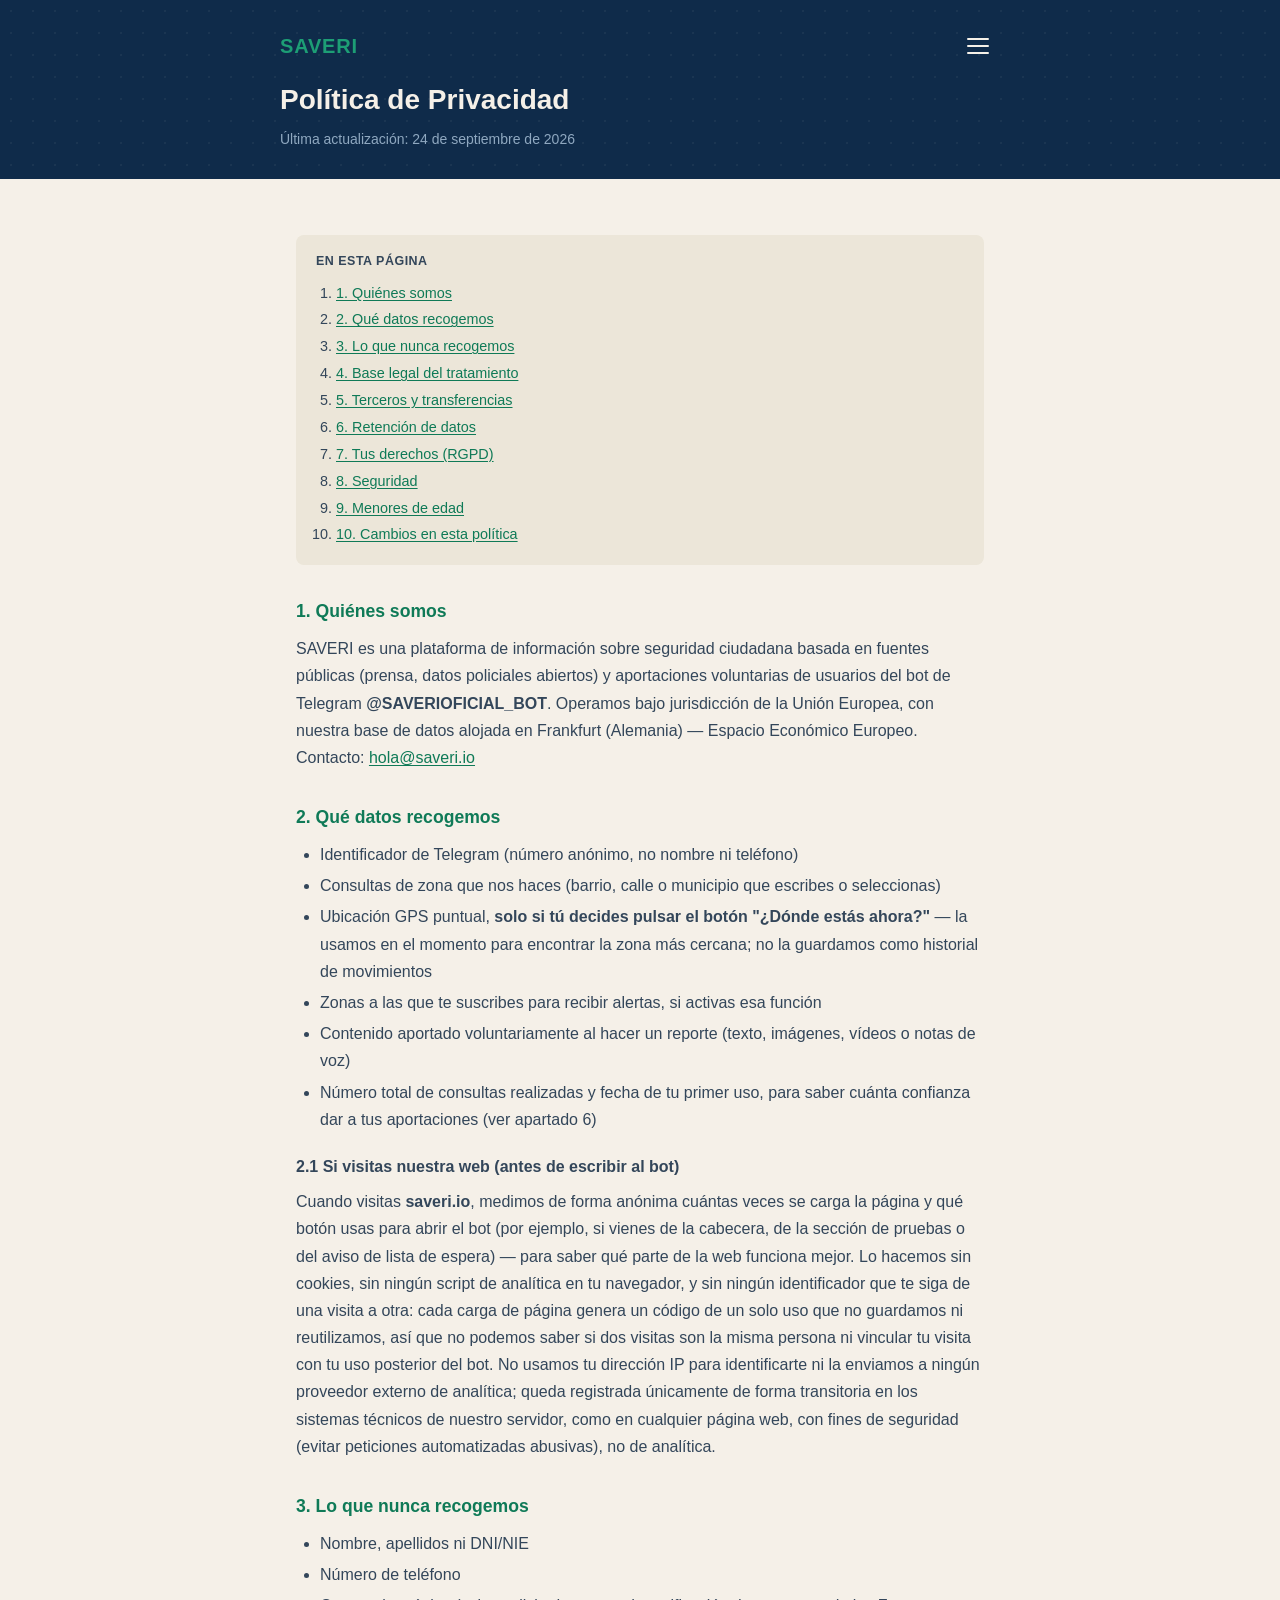
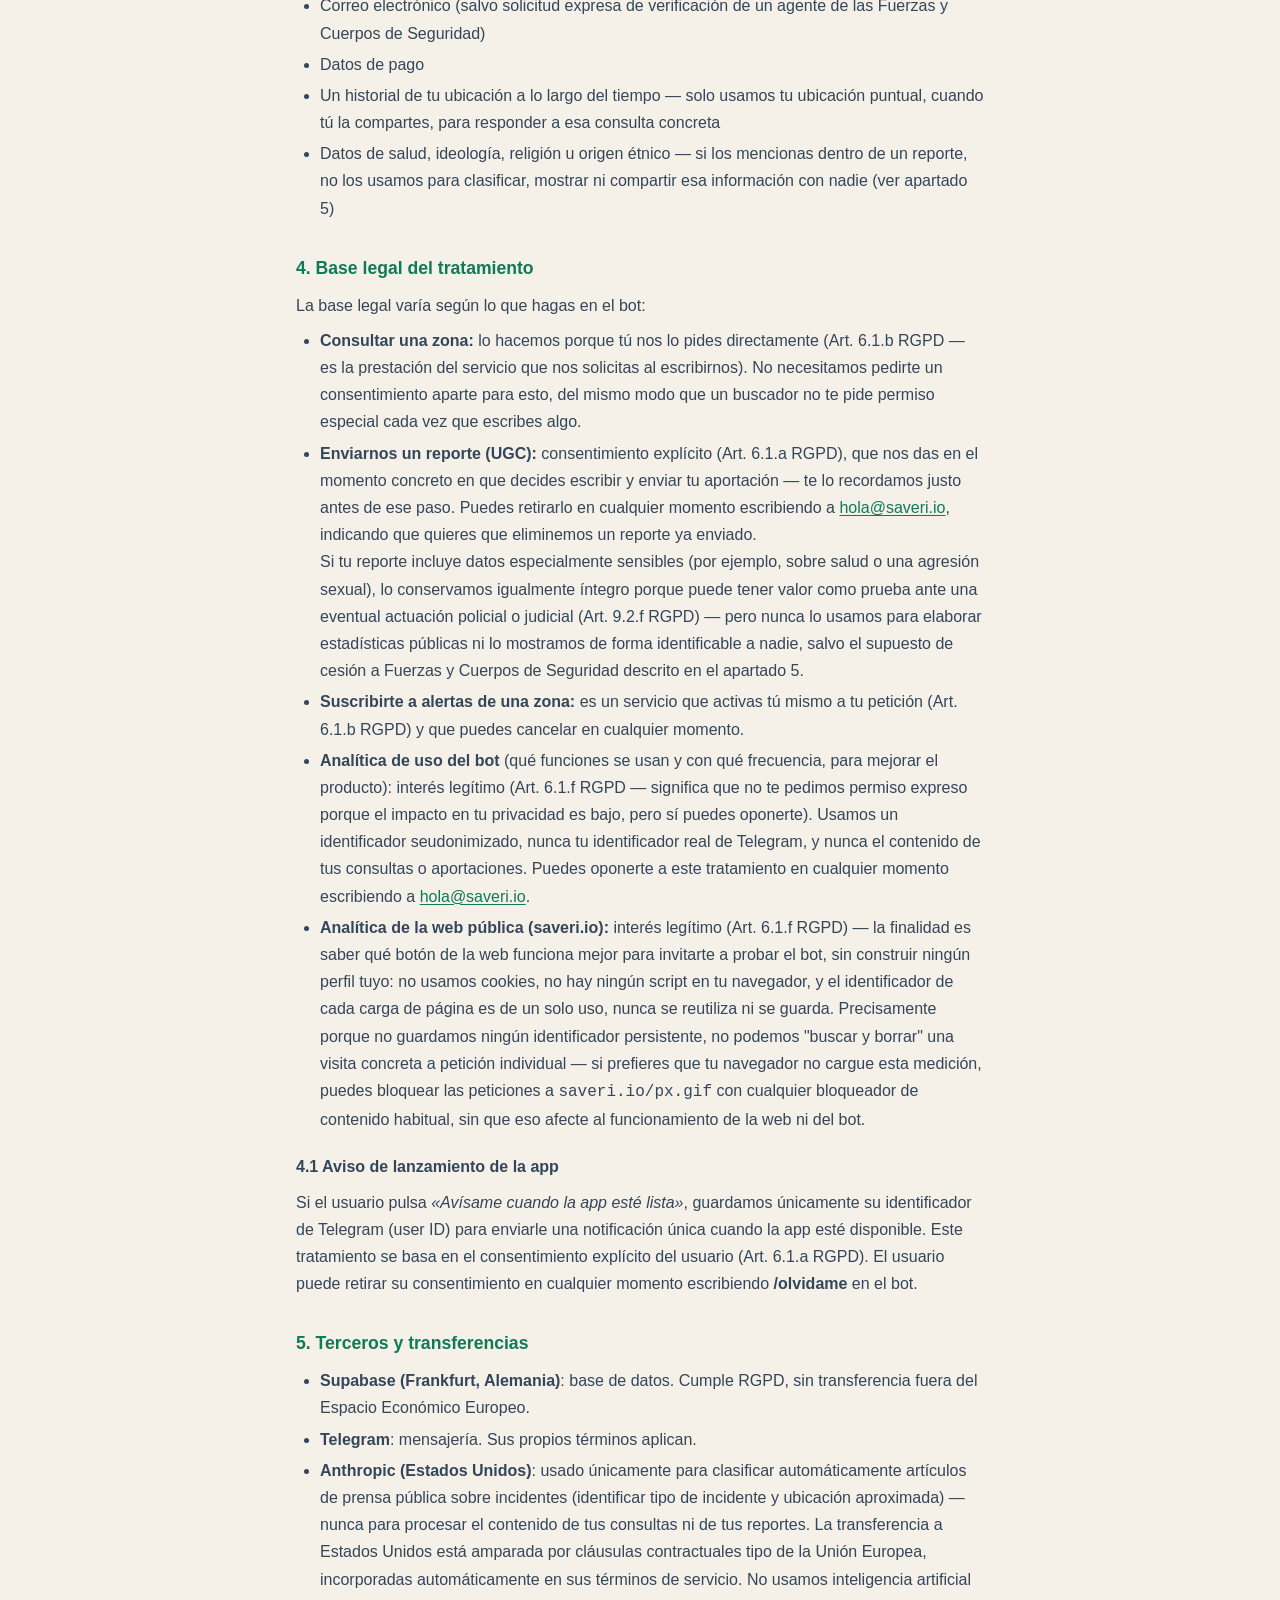
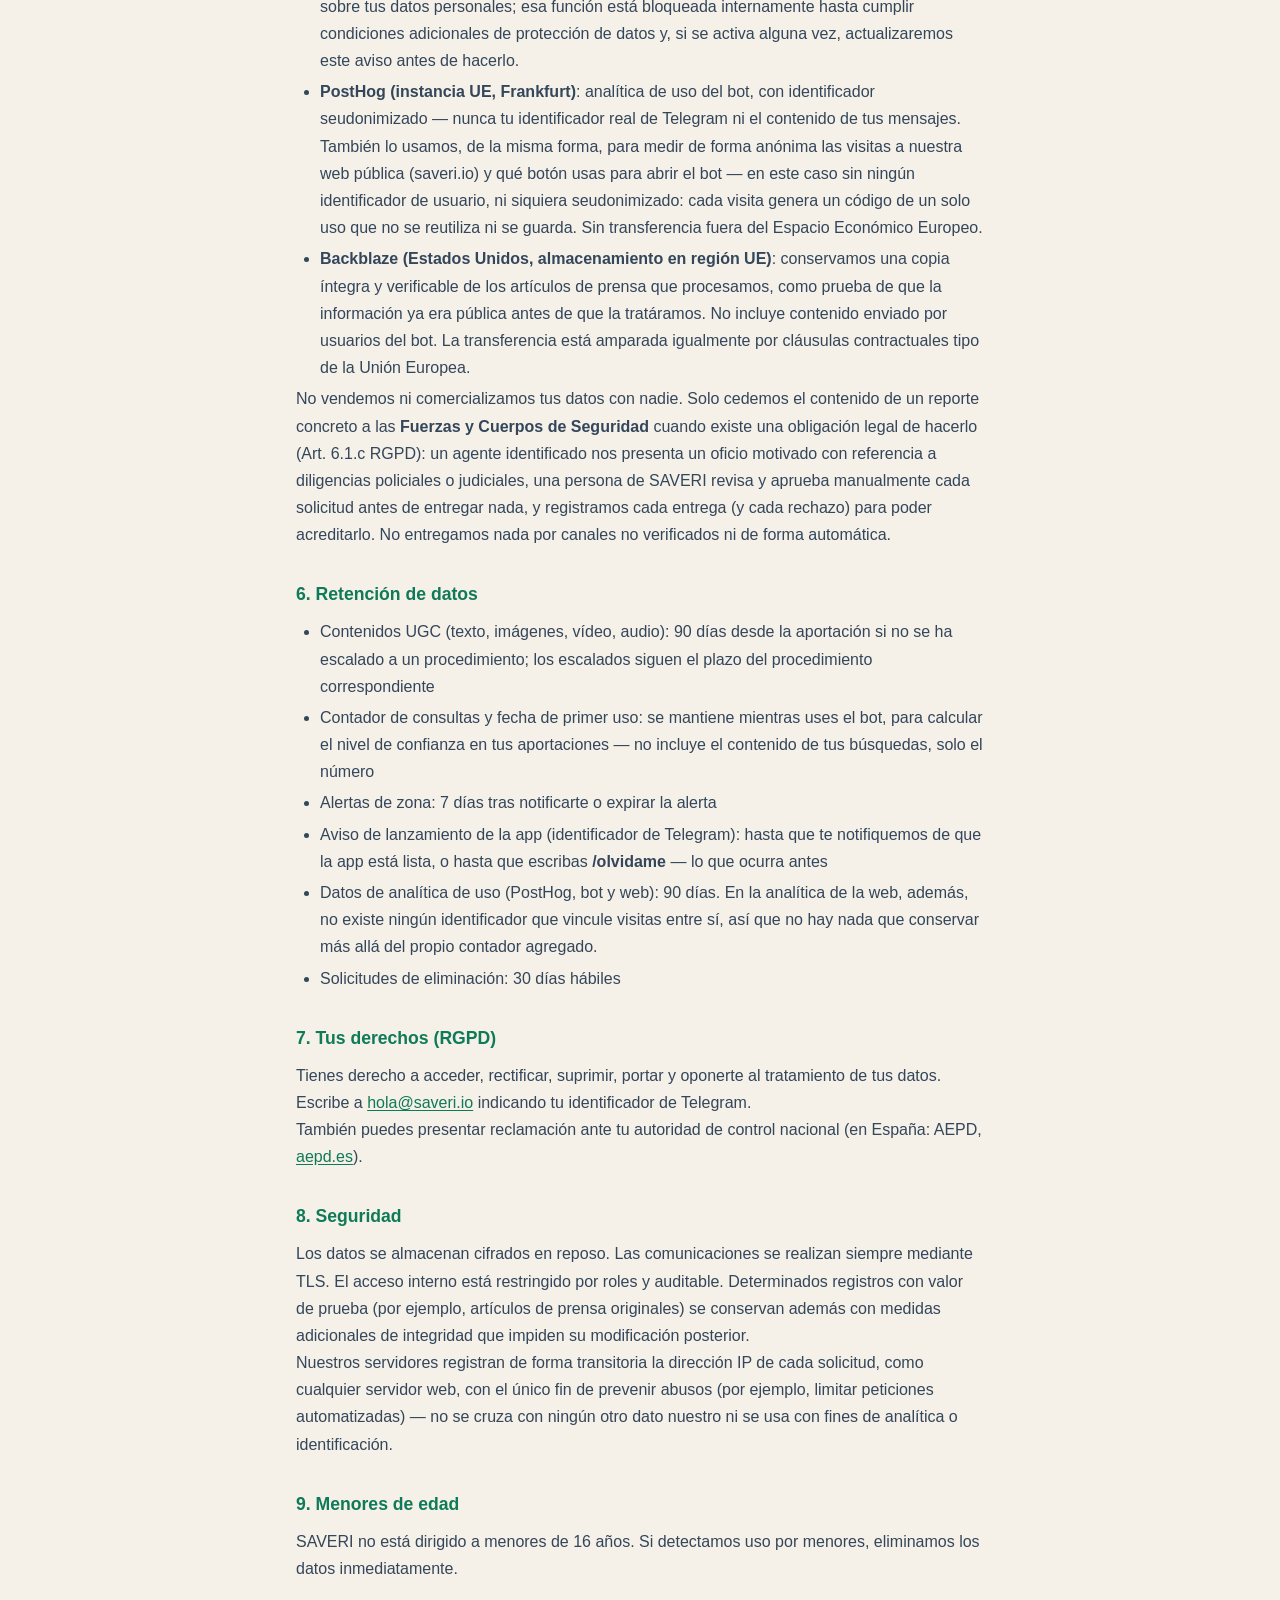
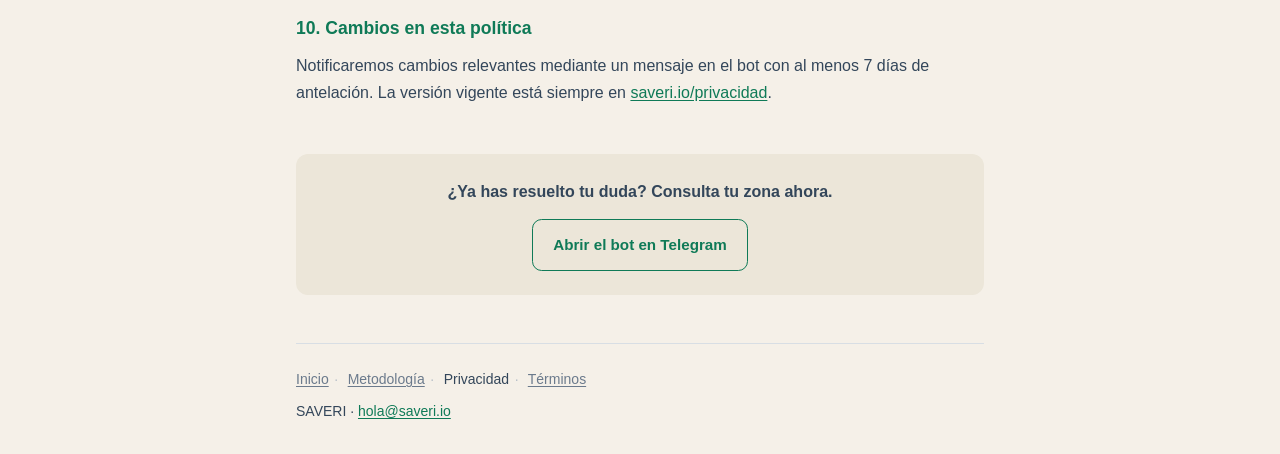
<file: privacidad.html>
<!DOCTYPE html>
<html lang="es">
<head>
  <meta charset="UTF-8">
  <meta name="viewport" content="width=device-width, initial-scale=1.0">
  <title>Privacidad · SAVERI</title>
  <meta name="description" content="Política de privacidad de SAVERI: qué datos tratamos, con qué base legal, y cómo ejercer tus derechos RGPD.">
  <link rel="canonical" href="https://saveri.io/privacidad.html">
  <link rel="icon" type="image/png" href="/favicon-32.png" sizes="32x32">
  <link rel="icon" type="image/png" href="/favicon.png" sizes="512x512">
  <link rel="apple-touch-icon" href="/apple-touch-icon.png">
  <meta property="og:type" content="article">
  <meta property="og:url" content="https://saveri.io/privacidad.html">
  <meta property="og:title" content="Privacidad · SAVERI">
  <meta property="og:description" content="Política de privacidad de SAVERI: qué datos tratamos, con qué base legal, y cómo ejercer tus derechos RGPD.">
  <meta property="og:image" content="https://saveri.io/favicon.png">
  <meta property="og:locale" content="es_ES">
  <meta name="twitter:card" content="summary">
  <meta name="twitter:title" content="Privacidad · SAVERI">
  <meta name="twitter:description" content="Política de privacidad de SAVERI: qué datos tratamos, con qué base legal, y cómo ejercer tus derechos RGPD.">
  <meta name="twitter:image" content="https://saveri.io/favicon.png">
  <link rel="stylesheet" href="/assets/nav.css">
  <style>
    *, *::before, *::after { box-sizing: border-box; margin: 0; padding: 0; }

    /* Sistema de diseño 2026-09-23 — ver metodologia.html para el razonamiento
       completo (polaridad de lectura, Legge/Rubin/Luebker 1987, Piepenbrock et
       al. 2013). Header navy idéntico en las 4 páginas = ancla de marca. */
    body {
      background: #F5F0E8;
      color: #0F2B4A;
      font-family: -apple-system, BlinkMacSystemFont, "Segoe UI", Roboto, Arial, sans-serif;
      font-size: 16px;
      line-height: 1.7;
    }
    header {
      background-color: #0F2B4A;
      background-image: radial-gradient(rgba(245, 240, 232, .05) 1px, transparent 1px);
      background-size: 22px 22px;
      padding: 1.5rem 1rem 1.75rem;
    }
    .header-inner { max-width: 720px; margin: 0 auto; }
    .page-content { max-width: 720px; margin: 0 auto; padding: 2rem 1rem; }
    .logo { color: #1D9E75; font-weight: 700; font-size: 1.25rem; letter-spacing: .04em; text-decoration: none; }
    .logo:focus-visible { outline: 2px solid #1D9E75; outline-offset: 3px; }
    h1 { font-size: 1.75rem; font-weight: 700; margin-top: .5rem; color: #F5F0E8; }
    .updated { color: #8FA8C0; font-size: .875rem; margin-top: .25rem; }
    h2 { font-size: 1.1rem; font-weight: 700; color: #0F7A57; margin: 2rem 0 .5rem; }
    h3 { font-size: 1rem; font-weight: 700; color: #33465A; margin: 1.25rem 0 .5rem; }
    p, li { color: #33465A; }
    ul { padding-left: 1.5rem; margin-top: .5rem; }
    li { margin-bottom: .25rem; }
    a { color: #0F7A57; text-decoration: underline; text-underline-offset: 2px; }
    a:focus-visible { outline: 2px solid #0F7A57; outline-offset: 2px; }

    .toc {
      background: #ECE6D9;
      border-radius: .5rem;
      padding: 1rem 1.25rem;
      margin: 1.5rem 0 2rem;
      font-size: .9rem;
    }
    .toc-title { font-weight: 700; color: #33465A; margin-bottom: .5rem; font-size: .78rem; text-transform: uppercase; letter-spacing: .04em; }
    .toc ol { padding-left: 1.25rem; margin-top: 0; }
    .toc li { margin-bottom: .15rem; }

    .return-cta {
      margin-top: 3rem;
      padding: 1.5rem;
      background: #ECE6D9;
      border-radius: .75rem;
      text-align: center;
    }
    .return-cta p { color: #33465A; font-weight: 600; margin-bottom: .85rem; }
    .btn-return {
      display: inline-flex;
      align-items: center;
      justify-content: center;
      gap: .5rem;
      background: transparent;
      border: 1.5px solid #0F7A57;
      color: #0F7A57;
      font-weight: 700;
      font-size: .95rem;
      text-decoration: none;
      padding: .75rem 1.25rem;
      border-radius: .6rem;
      transition: background .15s ease, color .15s ease;
    }
    .btn-return:hover, .btn-return:focus-visible { background: #0F7A57; color: #F5F0E8; }
    .btn-return:focus-visible { outline: 2px solid #33465A; outline-offset: 2px; }

    footer { margin-top: 3rem; color: #6B7A8C; font-size: .875rem; border-top: 1px solid #D8DEE4; padding-top: 1.5rem; }
    .footer-nav a { color: #6B7A8C; }
    .footer-nav a:hover, .footer-nav a:focus-visible { color: #0F7A57; }
    .footer-nav a[aria-current="page"] { color: #33465A; }
    .footer-nav .sep { color: #B8C0C8; }
  </style>
</head>
<body>
  <header>
    <div class="header-inner">
      <div class="site-header">
        <a href="/" class="logo">SAVERI</a>
        <div class="site-nav">
          <button type="button" id="nav-toggle" class="nav-toggle"
                  aria-expanded="true" aria-controls="nav-panel" aria-label="Menú">
            <span class="nav-toggle-icon" aria-hidden="true"></span>
          </button>
          <nav id="nav-panel" class="nav-panel" aria-label="Menú principal">
            <ul>
              <li><a href="/">Inicio</a></li>
              <li><a href="/metodologia.html">Metodología</a></li>
              <li><a href="/privacidad.html" aria-current="page">Privacidad</a></li>
              <li><a href="/terminos.html">Términos</a></li>
            </ul>
          </nav>
        </div>
      </div>
      <h1>Política de Privacidad</h1>
      <div class="updated">Última actualización: 24 de septiembre de 2026</div>
    </div>
  </header>

  <div class="page-content">

  <nav class="toc" aria-label="Contenido de esta página">
    <div class="toc-title">En esta página</div>
    <ol>
      <li><a href="#quienes-somos">1. Quiénes somos</a></li>
      <li><a href="#que-recogemos">2. Qué datos recogemos</a></li>
      <li><a href="#nunca-recogemos">3. Lo que nunca recogemos</a></li>
      <li><a href="#base-legal">4. Base legal del tratamiento</a></li>
      <li><a href="#terceros">5. Terceros y transferencias</a></li>
      <li><a href="#retencion">6. Retención de datos</a></li>
      <li><a href="#derechos">7. Tus derechos (RGPD)</a></li>
      <li><a href="#seguridad">8. Seguridad</a></li>
      <li><a href="#menores">9. Menores de edad</a></li>
      <li><a href="#cambios">10. Cambios en esta política</a></li>
    </ol>
  </nav>

  <h2 id="quienes-somos">1. Quiénes somos</h2>
  <p>SAVERI es una plataforma de información sobre seguridad ciudadana basada en fuentes públicas (prensa, datos policiales abiertos) y aportaciones voluntarias de usuarios del bot de Telegram <strong>@SAVERIOFICIAL_BOT</strong>. Operamos bajo jurisdicción de la Unión Europea, con nuestra base de datos alojada en Frankfurt (Alemania) — Espacio Económico Europeo.</p>
  <p>Contacto: <a href="mailto:hola@saveri.io">hola@saveri.io</a></p>

  <h2 id="que-recogemos">2. Qué datos recogemos</h2>
  <ul>
    <li>Identificador de Telegram (número anónimo, no nombre ni teléfono)</li>
    <li>Consultas de zona que nos haces (barrio, calle o municipio que escribes o seleccionas)</li>
    <li>Ubicación GPS puntual, <strong>solo si tú decides pulsar el botón "¿Dónde estás ahora?"</strong> — la usamos en el momento para encontrar la zona más cercana; no la guardamos como historial de movimientos</li>
    <li>Zonas a las que te suscribes para recibir alertas, si activas esa función</li>
    <li>Contenido aportado voluntariamente al hacer un reporte (texto, imágenes, vídeos o notas de voz)</li>
    <li>Número total de consultas realizadas y fecha de tu primer uso, para saber cuánta confianza dar a tus aportaciones (ver apartado 6)</li>
  </ul>

  <h3>2.1 Si visitas nuestra web (antes de escribir al bot)</h3>
  <p>Cuando visitas <strong>saveri.io</strong>, medimos de forma anónima cuántas veces se carga la página y qué botón usas para abrir el bot (por ejemplo, si vienes de la cabecera, de la sección de pruebas o del aviso de lista de espera) — para saber qué parte de la web funciona mejor. Lo hacemos sin cookies, sin ningún script de analítica en tu navegador, y sin ningún identificador que te siga de una visita a otra: cada carga de página genera un código de un solo uso que no guardamos ni reutilizamos, así que no podemos saber si dos visitas son la misma persona ni vincular tu visita con tu uso posterior del bot. No usamos tu dirección IP para identificarte ni la enviamos a ningún proveedor externo de analítica; queda registrada únicamente de forma transitoria en los sistemas técnicos de nuestro servidor, como en cualquier página web, con fines de seguridad (evitar peticiones automatizadas abusivas), no de analítica.</p>

  <h2 id="nunca-recogemos">3. Lo que nunca recogemos</h2>
  <ul>
    <li>Nombre, apellidos ni DNI/NIE</li>
    <li>Número de teléfono</li>
    <li>Correo electrónico (salvo solicitud expresa de verificación de un agente de las Fuerzas y Cuerpos de Seguridad)</li>
    <li>Datos de pago</li>
    <li>Un historial de tu ubicación a lo largo del tiempo — solo usamos tu ubicación puntual, cuando tú la compartes, para responder a esa consulta concreta</li>
    <li>Datos de salud, ideología, religión u origen étnico — si los mencionas dentro de un reporte, no los usamos para clasificar, mostrar ni compartir esa información con nadie (ver apartado 5)</li>
  </ul>

  <h2 id="base-legal">4. Base legal del tratamiento</h2>
  <p>La base legal varía según lo que hagas en el bot:</p>
  <ul>
    <li><strong>Consultar una zona:</strong> lo hacemos porque tú nos lo pides directamente (Art. 6.1.b RGPD — es la prestación del servicio que nos solicitas al escribirnos). No necesitamos pedirte un consentimiento aparte para esto, del mismo modo que un buscador no te pide permiso especial cada vez que escribes algo.</li>
    <li><strong>Enviarnos un reporte (UGC):</strong> consentimiento explícito (Art. 6.1.a RGPD), que nos das en el momento concreto en que decides escribir y enviar tu aportación — te lo recordamos justo antes de ese paso. Puedes retirarlo en cualquier momento escribiendo a <a href="mailto:hola@saveri.io">hola@saveri.io</a>, indicando que quieres que eliminemos un reporte ya enviado.
      <br>Si tu reporte incluye datos especialmente sensibles (por ejemplo, sobre salud o una agresión sexual), lo conservamos igualmente íntegro porque puede tener valor como prueba ante una eventual actuación policial o judicial (Art. 9.2.f RGPD) — pero nunca lo usamos para elaborar estadísticas públicas ni lo mostramos de forma identificable a nadie, salvo el supuesto de cesión a Fuerzas y Cuerpos de Seguridad descrito en el apartado 5.</li>
    <li><strong>Suscribirte a alertas de una zona:</strong> es un servicio que activas tú mismo a tu petición (Art. 6.1.b RGPD) y que puedes cancelar en cualquier momento.</li>
    <li><strong>Analítica de uso del bot</strong> (qué funciones se usan y con qué frecuencia, para mejorar el producto): interés legítimo (Art. 6.1.f RGPD — significa que no te pedimos permiso expreso porque el impacto en tu privacidad es bajo, pero sí puedes oponerte). Usamos un identificador seudonimizado, nunca tu identificador real de Telegram, y nunca el contenido de tus consultas o aportaciones. Puedes oponerte a este tratamiento en cualquier momento escribiendo a <a href="mailto:hola@saveri.io">hola@saveri.io</a>.</li>
    <li><strong>Analítica de la web pública (saveri.io):</strong> interés legítimo (Art. 6.1.f RGPD) — la finalidad es saber qué botón de la web funciona mejor para invitarte a probar el bot, sin construir ningún perfil tuyo: no usamos cookies, no hay ningún script en tu navegador, y el identificador de cada carga de página es de un solo uso, nunca se reutiliza ni se guarda. Precisamente porque no guardamos ningún identificador persistente, no podemos "buscar y borrar" una visita concreta a petición individual — si prefieres que tu navegador no cargue esta medición, puedes bloquear las peticiones a <code>saveri.io/px.gif</code> con cualquier bloqueador de contenido habitual, sin que eso afecte al funcionamiento de la web ni del bot.</li>
  </ul>

  <h3>4.1 Aviso de lanzamiento de la app</h3>
  <p>Si el usuario pulsa <em>«Avísame cuando la app esté lista»</em>, guardamos únicamente su identificador de Telegram (user ID) para enviarle una notificación única cuando la app esté disponible. Este tratamiento se basa en el consentimiento explícito del usuario (Art. 6.1.a RGPD). El usuario puede retirar su consentimiento en cualquier momento escribiendo <strong>/olvidame</strong> en el bot.</p>

  <h2 id="terceros">5. Terceros y transferencias</h2>
  <ul>
    <li><strong>Supabase (Frankfurt, Alemania)</strong>: base de datos. Cumple RGPD, sin transferencia fuera del Espacio Económico Europeo.</li>
    <li><strong>Telegram</strong>: mensajería. Sus propios términos aplican.</li>
    <li><strong>Anthropic (Estados Unidos)</strong>: usado únicamente para clasificar automáticamente artículos de prensa pública sobre incidentes (identificar tipo de incidente y ubicación aproximada) — nunca para procesar el contenido de tus consultas ni de tus reportes. La transferencia a Estados Unidos está amparada por cláusulas contractuales tipo de la Unión Europea, incorporadas automáticamente en sus términos de servicio. No usamos inteligencia artificial sobre tus datos personales; esa función está bloqueada internamente hasta cumplir condiciones adicionales de protección de datos y, si se activa alguna vez, actualizaremos este aviso antes de hacerlo.</li>
    <li><strong>PostHog (instancia UE, Frankfurt)</strong>: analítica de uso del bot, con identificador seudonimizado — nunca tu identificador real de Telegram ni el contenido de tus mensajes. También lo usamos, de la misma forma, para medir de forma anónima las visitas a nuestra web pública (saveri.io) y qué botón usas para abrir el bot — en este caso sin ningún identificador de usuario, ni siquiera seudonimizado: cada visita genera un código de un solo uso que no se reutiliza ni se guarda. Sin transferencia fuera del Espacio Económico Europeo.</li>
    <li><strong>Backblaze (Estados Unidos, almacenamiento en región UE)</strong>: conservamos una copia íntegra y verificable de los artículos de prensa que procesamos, como prueba de que la información ya era pública antes de que la tratáramos. No incluye contenido enviado por usuarios del bot. La transferencia está amparada igualmente por cláusulas contractuales tipo de la Unión Europea.</li>
  </ul>
  <p>No vendemos ni comercializamos tus datos con nadie. Solo cedemos el contenido de un reporte concreto a las <strong>Fuerzas y Cuerpos de Seguridad</strong> cuando existe una obligación legal de hacerlo (Art. 6.1.c RGPD): un agente identificado nos presenta un oficio motivado con referencia a diligencias policiales o judiciales, una persona de SAVERI revisa y aprueba manualmente cada solicitud antes de entregar nada, y registramos cada entrega (y cada rechazo) para poder acreditarlo. No entregamos nada por canales no verificados ni de forma automática.</p>

  <h2 id="retencion">6. Retención de datos</h2>
  <ul>
    <li>Contenidos UGC (texto, imágenes, vídeo, audio): 90 días desde la aportación si no se ha escalado a un procedimiento; los escalados siguen el plazo del procedimiento correspondiente</li>
    <li>Contador de consultas y fecha de primer uso: se mantiene mientras uses el bot, para calcular el nivel de confianza en tus aportaciones — no incluye el contenido de tus búsquedas, solo el número</li>
    <li>Alertas de zona: 7 días tras notificarte o expirar la alerta</li>
    <li>Aviso de lanzamiento de la app (identificador de Telegram): hasta que te notifiquemos de que la app está lista, o hasta que escribas <strong>/olvidame</strong> — lo que ocurra antes</li>
    <li>Datos de analítica de uso (PostHog, bot y web): 90 días. En la analítica de la web, además, no existe ningún identificador que vincule visitas entre sí, así que no hay nada que conservar más allá del propio contador agregado.</li>
    <li>Solicitudes de eliminación: 30 días hábiles</li>
  </ul>

  <h2 id="derechos">7. Tus derechos (RGPD)</h2>
  <p>Tienes derecho a acceder, rectificar, suprimir, portar y oponerte al tratamiento de tus datos. Escribe a <a href="mailto:hola@saveri.io">hola@saveri.io</a> indicando tu identificador de Telegram.</p>
  <p>También puedes presentar reclamación ante tu autoridad de control nacional (en España: AEPD, <a href="https://www.aepd.es" target="_blank" rel="noopener">aepd.es</a>).</p>

  <h2 id="seguridad">8. Seguridad</h2>
  <p>Los datos se almacenan cifrados en reposo. Las comunicaciones se realizan siempre mediante TLS. El acceso interno está restringido por roles y auditable. Determinados registros con valor de prueba (por ejemplo, artículos de prensa originales) se conservan además con medidas adicionales de integridad que impiden su modificación posterior.</p>
  <p>Nuestros servidores registran de forma transitoria la dirección IP de cada solicitud, como cualquier servidor web, con el único fin de prevenir abusos (por ejemplo, limitar peticiones automatizadas) — no se cruza con ningún otro dato nuestro ni se usa con fines de analítica o identificación.</p>

  <h2 id="menores">9. Menores de edad</h2>
  <p>SAVERI no está dirigido a menores de 16 años. Si detectamos uso por menores, eliminamos los datos inmediatamente.</p>

  <h2 id="cambios">10. Cambios en esta política</h2>
  <p>Notificaremos cambios relevantes mediante un mensaje en el bot con al menos 7 días de antelación. La versión vigente está siempre en <a href="https://saveri.io/privacidad">saveri.io/privacidad</a>.</p>

  <div class="return-cta">
    <p>¿Ya has resuelto tu duda? Consulta tu zona ahora.</p>
    <a class="btn-return" href="https://t.me/SAVERIOFICIAL_BOT?start=web_privacidad" target="_blank" rel="noopener">Abrir el bot en Telegram</a>
  </div>

  <footer>
    <nav class="footer-nav" aria-label="Enlaces del pie">
      <a href="/">Inicio</a><span class="sep">·</span>
      <a href="/metodologia.html">Metodología</a><span class="sep">·</span>
      <a href="/privacidad.html" aria-current="page">Privacidad</a><span class="sep">·</span>
      <a href="/terminos.html">Términos</a>
    </nav>
    <p>SAVERI · <a href="mailto:hola@saveri.io">hola@saveri.io</a></p>
  </footer>

  </div>
  <script src="/assets/nav.js"></script>
</body>
</html>
</file>
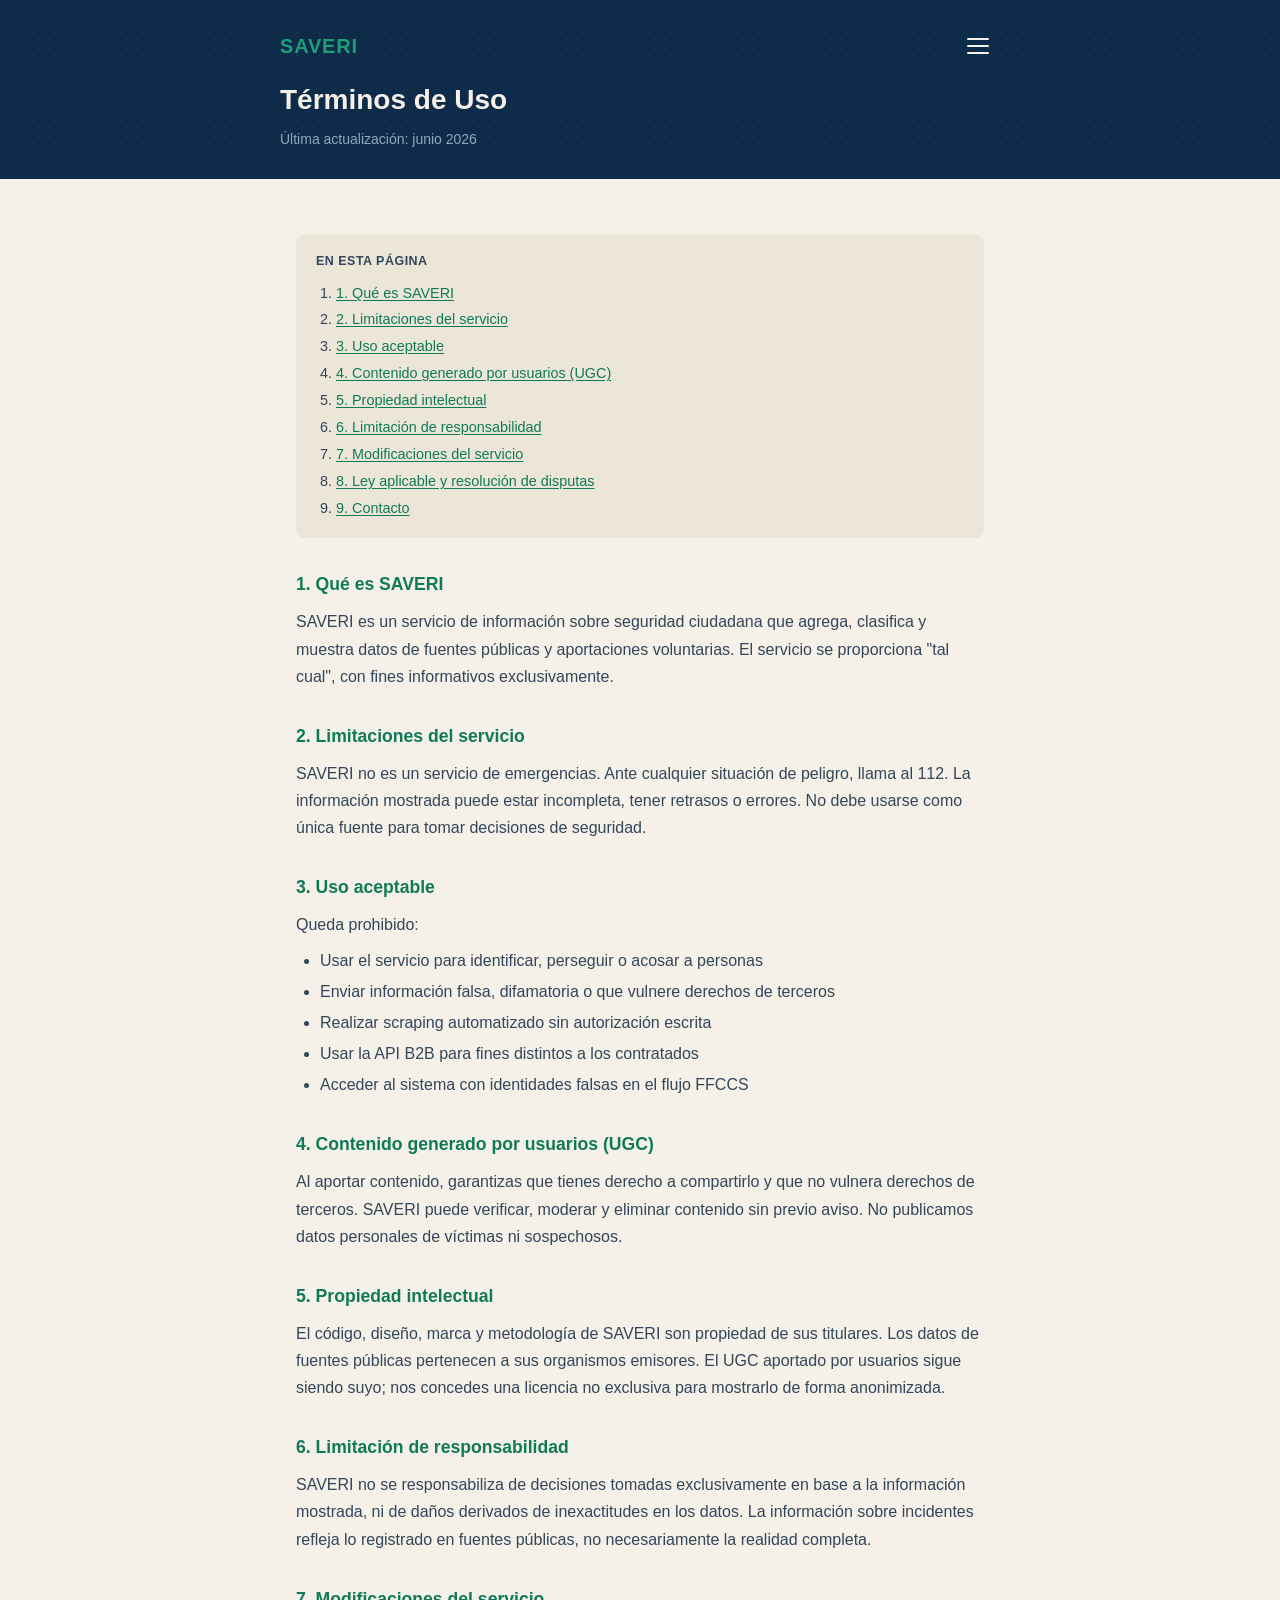
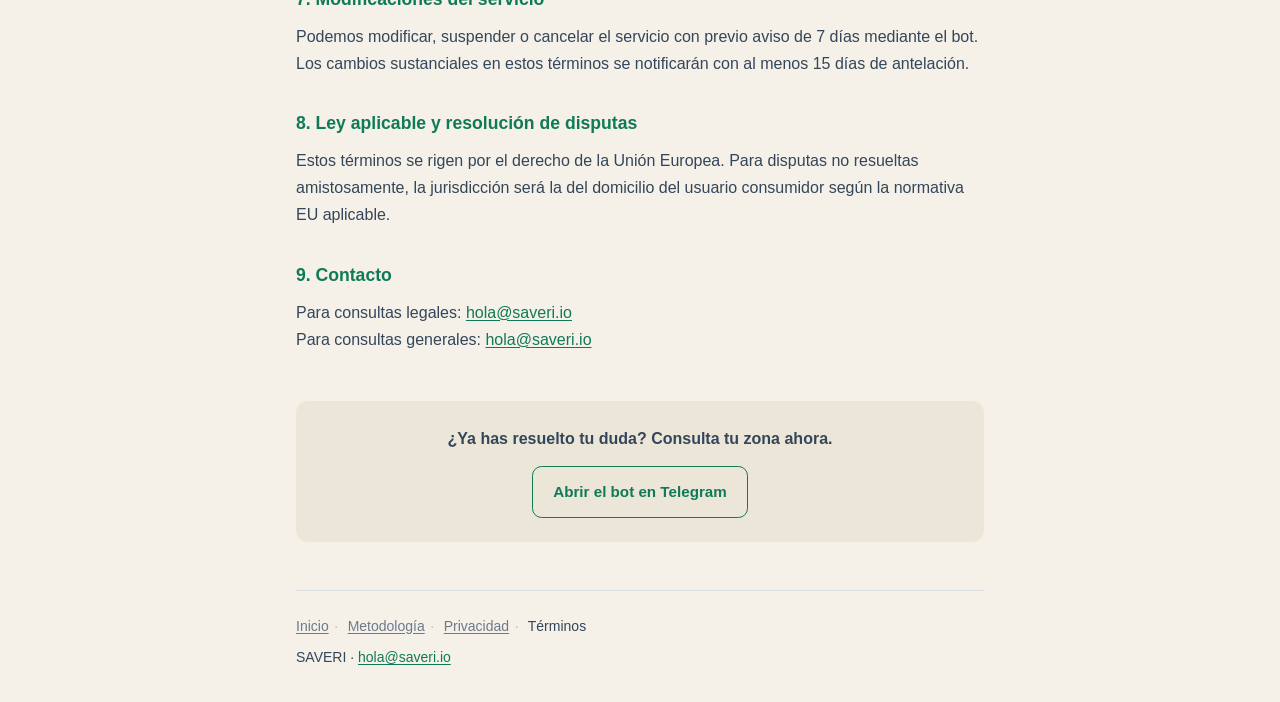
<file: terminos.html>
<!DOCTYPE html>
<html lang="es">
<head>
  <meta charset="UTF-8">
  <meta name="viewport" content="width=device-width, initial-scale=1.0">
  <title>Términos de uso · SAVERI</title>
  <meta name="description" content="Términos de uso del bot de seguridad ciudadana SAVERI en Telegram.">
  <link rel="canonical" href="https://saveri.io/terminos.html">
  <link rel="icon" type="image/png" href="/favicon-32.png" sizes="32x32">
  <link rel="icon" type="image/png" href="/favicon.png" sizes="512x512">
  <link rel="apple-touch-icon" href="/apple-touch-icon.png">
  <meta property="og:type" content="article">
  <meta property="og:url" content="https://saveri.io/terminos.html">
  <meta property="og:title" content="Términos de uso · SAVERI">
  <meta property="og:description" content="Términos de uso del bot de seguridad ciudadana SAVERI en Telegram.">
  <meta property="og:image" content="https://saveri.io/favicon.png">
  <meta property="og:locale" content="es_ES">
  <meta name="twitter:card" content="summary">
  <meta name="twitter:title" content="Términos de uso · SAVERI">
  <meta name="twitter:description" content="Términos de uso del bot de seguridad ciudadana SAVERI en Telegram.">
  <meta name="twitter:image" content="https://saveri.io/favicon.png">
  <link rel="stylesheet" href="/assets/nav.css">
  <style>
    *, *::before, *::after { box-sizing: border-box; margin: 0; padding: 0; }

    /* Sistema de diseño 2026-09-23 — ver metodologia.html para el razonamiento
       completo (polaridad de lectura, Legge/Rubin/Luebker 1987, Piepenbrock et
       al. 2013). Header navy idéntico en las 4 páginas = ancla de marca. */
    body {
      background: #F5F0E8;
      color: #0F2B4A;
      font-family: -apple-system, BlinkMacSystemFont, "Segoe UI", Roboto, Arial, sans-serif;
      font-size: 16px;
      line-height: 1.7;
    }
    header {
      background-color: #0F2B4A;
      background-image: radial-gradient(rgba(245, 240, 232, .05) 1px, transparent 1px);
      background-size: 22px 22px;
      padding: 1.5rem 1rem 1.75rem;
    }
    .header-inner { max-width: 720px; margin: 0 auto; }
    .page-content { max-width: 720px; margin: 0 auto; padding: 2rem 1rem; }
    .logo { color: #1D9E75; font-weight: 700; font-size: 1.25rem; letter-spacing: .04em; text-decoration: none; }
    .logo:focus-visible { outline: 2px solid #1D9E75; outline-offset: 3px; }
    h1 { font-size: 1.75rem; font-weight: 700; margin-top: .5rem; color: #F5F0E8; }
    .updated { color: #8FA8C0; font-size: .875rem; margin-top: .25rem; }
    h2 { font-size: 1.1rem; font-weight: 700; color: #0F7A57; margin: 2rem 0 .5rem; }
    p, li { color: #33465A; }
    ul { padding-left: 1.5rem; margin-top: .5rem; }
    li { margin-bottom: .25rem; }
    a { color: #0F7A57; text-decoration: underline; text-underline-offset: 2px; }
    a:focus-visible { outline: 2px solid #0F7A57; outline-offset: 2px; }

    .toc {
      background: #ECE6D9;
      border-radius: .5rem;
      padding: 1rem 1.25rem;
      margin: 1.5rem 0 2rem;
      font-size: .9rem;
    }
    .toc-title { font-weight: 700; color: #33465A; margin-bottom: .5rem; font-size: .78rem; text-transform: uppercase; letter-spacing: .04em; }
    .toc ol { padding-left: 1.25rem; margin-top: 0; }
    .toc li { margin-bottom: .15rem; }

    .return-cta {
      margin-top: 3rem;
      padding: 1.5rem;
      background: #ECE6D9;
      border-radius: .75rem;
      text-align: center;
    }
    .return-cta p { color: #33465A; font-weight: 600; margin-bottom: .85rem; }
    .btn-return {
      display: inline-flex;
      align-items: center;
      justify-content: center;
      gap: .5rem;
      background: transparent;
      border: 1.5px solid #0F7A57;
      color: #0F7A57;
      font-weight: 700;
      font-size: .95rem;
      text-decoration: none;
      padding: .75rem 1.25rem;
      border-radius: .6rem;
      transition: background .15s ease, color .15s ease;
    }
    .btn-return:hover, .btn-return:focus-visible { background: #0F7A57; color: #F5F0E8; }
    .btn-return:focus-visible { outline: 2px solid #33465A; outline-offset: 2px; }

    footer { margin-top: 3rem; color: #6B7A8C; font-size: .875rem; border-top: 1px solid #D8DEE4; padding-top: 1.5rem; }
    .footer-nav a { color: #6B7A8C; }
    .footer-nav a:hover, .footer-nav a:focus-visible { color: #0F7A57; }
    .footer-nav a[aria-current="page"] { color: #33465A; }
    .footer-nav .sep { color: #B8C0C8; }
  </style>
</head>
<body>
  <header>
    <div class="header-inner">
      <div class="site-header">
        <a href="/" class="logo">SAVERI</a>
        <div class="site-nav">
          <button type="button" id="nav-toggle" class="nav-toggle"
                  aria-expanded="true" aria-controls="nav-panel" aria-label="Menú">
            <span class="nav-toggle-icon" aria-hidden="true"></span>
          </button>
          <nav id="nav-panel" class="nav-panel" aria-label="Menú principal">
            <ul>
              <li><a href="/">Inicio</a></li>
              <li><a href="/metodologia.html">Metodología</a></li>
              <li><a href="/privacidad.html">Privacidad</a></li>
              <li><a href="/terminos.html" aria-current="page">Términos</a></li>
            </ul>
          </nav>
        </div>
      </div>
      <h1>Términos de Uso</h1>
      <div class="updated">Última actualización: junio 2026</div>
    </div>
  </header>

  <div class="page-content">

  <nav class="toc" aria-label="Contenido de esta página">
    <div class="toc-title">En esta página</div>
    <ol>
      <li><a href="#que-es">1. Qué es SAVERI</a></li>
      <li><a href="#limitaciones">2. Limitaciones del servicio</a></li>
      <li><a href="#uso-aceptable">3. Uso aceptable</a></li>
      <li><a href="#ugc">4. Contenido generado por usuarios (UGC)</a></li>
      <li><a href="#propiedad">5. Propiedad intelectual</a></li>
      <li><a href="#responsabilidad">6. Limitación de responsabilidad</a></li>
      <li><a href="#modificaciones">7. Modificaciones del servicio</a></li>
      <li><a href="#ley-aplicable">8. Ley aplicable y resolución de disputas</a></li>
      <li><a href="#contacto">9. Contacto</a></li>
    </ol>
  </nav>

  <h2 id="que-es">1. Qué es SAVERI</h2>
  <p>SAVERI es un servicio de información sobre seguridad ciudadana que agrega, clasifica y muestra datos de fuentes públicas y aportaciones voluntarias. El servicio se proporciona "tal cual", con fines informativos exclusivamente.</p>

  <h2 id="limitaciones">2. Limitaciones del servicio</h2>
  <p>SAVERI no es un servicio de emergencias. Ante cualquier situación de peligro, llama al 112. La información mostrada puede estar incompleta, tener retrasos o errores. No debe usarse como única fuente para tomar decisiones de seguridad.</p>

  <h2 id="uso-aceptable">3. Uso aceptable</h2>
  <p>Queda prohibido:</p>
  <ul>
    <li>Usar el servicio para identificar, perseguir o acosar a personas</li>
    <li>Enviar información falsa, difamatoria o que vulnere derechos de terceros</li>
    <li>Realizar scraping automatizado sin autorización escrita</li>
    <li>Usar la API B2B para fines distintos a los contratados</li>
    <li>Acceder al sistema con identidades falsas en el flujo FFCCS</li>
  </ul>

  <h2 id="ugc">4. Contenido generado por usuarios (UGC)</h2>
  <p>Al aportar contenido, garantizas que tienes derecho a compartirlo y que no vulnera derechos de terceros. SAVERI puede verificar, moderar y eliminar contenido sin previo aviso. No publicamos datos personales de víctimas ni sospechosos.</p>

  <h2 id="propiedad">5. Propiedad intelectual</h2>
  <p>El código, diseño, marca y metodología de SAVERI son propiedad de sus titulares. Los datos de fuentes públicas pertenecen a sus organismos emisores. El UGC aportado por usuarios sigue siendo suyo; nos concedes una licencia no exclusiva para mostrarlo de forma anonimizada.</p>

  <h2 id="responsabilidad">6. Limitación de responsabilidad</h2>
  <p>SAVERI no se responsabiliza de decisiones tomadas exclusivamente en base a la información mostrada, ni de daños derivados de inexactitudes en los datos. La información sobre incidentes refleja lo registrado en fuentes públicas, no necesariamente la realidad completa.</p>

  <h2 id="modificaciones">7. Modificaciones del servicio</h2>
  <p>Podemos modificar, suspender o cancelar el servicio con previo aviso de 7 días mediante el bot. Los cambios sustanciales en estos términos se notificarán con al menos 15 días de antelación.</p>

  <h2 id="ley-aplicable">8. Ley aplicable y resolución de disputas</h2>
  <p>Estos términos se rigen por el derecho de la Unión Europea. Para disputas no resueltas amistosamente, la jurisdicción será la del domicilio del usuario consumidor según la normativa EU aplicable.</p>

  <h2 id="contacto">9. Contacto</h2>
  <p>Para consultas legales: <a href="mailto:hola@saveri.io">hola@saveri.io</a><br>
  Para consultas generales: <a href="mailto:hola@saveri.io">hola@saveri.io</a></p>

  <div class="return-cta">
    <p>¿Ya has resuelto tu duda? Consulta tu zona ahora.</p>
    <a class="btn-return" href="https://t.me/SAVERIOFICIAL_BOT?start=web_terminos" target="_blank" rel="noopener">Abrir el bot en Telegram</a>
  </div>

  <footer>
    <nav class="footer-nav" aria-label="Enlaces del pie">
      <a href="/">Inicio</a><span class="sep">·</span>
      <a href="/metodologia.html">Metodología</a><span class="sep">·</span>
      <a href="/privacidad.html">Privacidad</a><span class="sep">·</span>
      <a href="/terminos.html" aria-current="page">Términos</a>
    </nav>
    <p>SAVERI · <a href="mailto:hola@saveri.io">hola@saveri.io</a></p>
  </footer>

  </div>
  <script src="/assets/nav.js"></script>
</body>
</html>
</file>
<file: assets/nav.css>
/* SAVERI · Componente de navegación compartido — index.html, metodologia.html,
   privacidad.html, terminos.html. Editar SOLO aquí; no dupliques estas reglas
   dentro del <style> de cada página. */

.site-header {
  display: flex;
  align-items: center;
  justify-content: space-between;
  gap: 1rem;
}

.site-nav { position: relative; }

.nav-toggle {
  width: 44px;
  height: 44px;
  display: flex;
  align-items: center;
  justify-content: center;
  background: transparent;
  border: 1px solid transparent;
  border-radius: 8px;
  cursor: pointer;
  padding: 0;
}
.nav-toggle:hover { background: rgba(245, 240, 232, .08); }
.nav-toggle:focus-visible { outline: 2px solid #1D9E75; outline-offset: 2px; }

.nav-toggle-icon,
.nav-toggle-icon::before,
.nav-toggle-icon::after {
  display: block;
  width: 22px;
  height: 2px;
  background: #F5F0E8;
  border-radius: 1px;
}
.nav-toggle-icon { position: relative; }
.nav-toggle-icon::before,
.nav-toggle-icon::after { content: ""; position: absolute; left: 0; }
.nav-toggle-icon::before { top: -7px; }
.nav-toggle-icon::after { top: 7px; }

.nav-panel {
  position: absolute;
  top: calc(100% + 8px);
  right: 0;
  min-width: 190px;
  background: #1D3A5A;
  border-radius: 10px;
  box-shadow: 0 8px 24px rgba(0, 0, 0, .35);
  padding: .4rem;
  z-index: 20;
}
.nav-panel[hidden] { display: none; }

.nav-panel ul { list-style: none; margin: 0; padding: 0; }
.nav-panel li + li { margin-top: .1rem; }

.nav-panel a {
  display: block;
  padding: .65rem .75rem;
  border-radius: 6px;
  font-size: 1rem;
  font-weight: 500;
  line-height: 1.3;
  color: #F5F0E8;
  text-decoration: none;
}
.nav-panel a:hover,
.nav-panel a:focus-visible { background: #0F2B4A; outline: none; }
.nav-panel a:focus-visible { outline: 2px solid #1D9E75; outline-offset: -2px; }
.nav-panel a[aria-current="page"] { color: #1D9E75; font-weight: 700; }

/* Footer: mismo orden y textos que .nav-panel, siempre visible — no depende
   de JS, y evita tener que volver arriba en páginas largas. */
.footer-nav { margin-bottom: .5rem; }
.footer-nav a {
  font-size: .875rem;
  color: #8FA8C0;
  text-decoration: underline;
  text-underline-offset: 2px;
}
.footer-nav a:hover,
.footer-nav a:focus-visible { color: #24BB89; }
.footer-nav a[aria-current="page"] { color: #F5F0E8; text-decoration: none; }
.footer-nav .sep { color: #4A6A8A; margin: 0 .35rem; }
</file>
